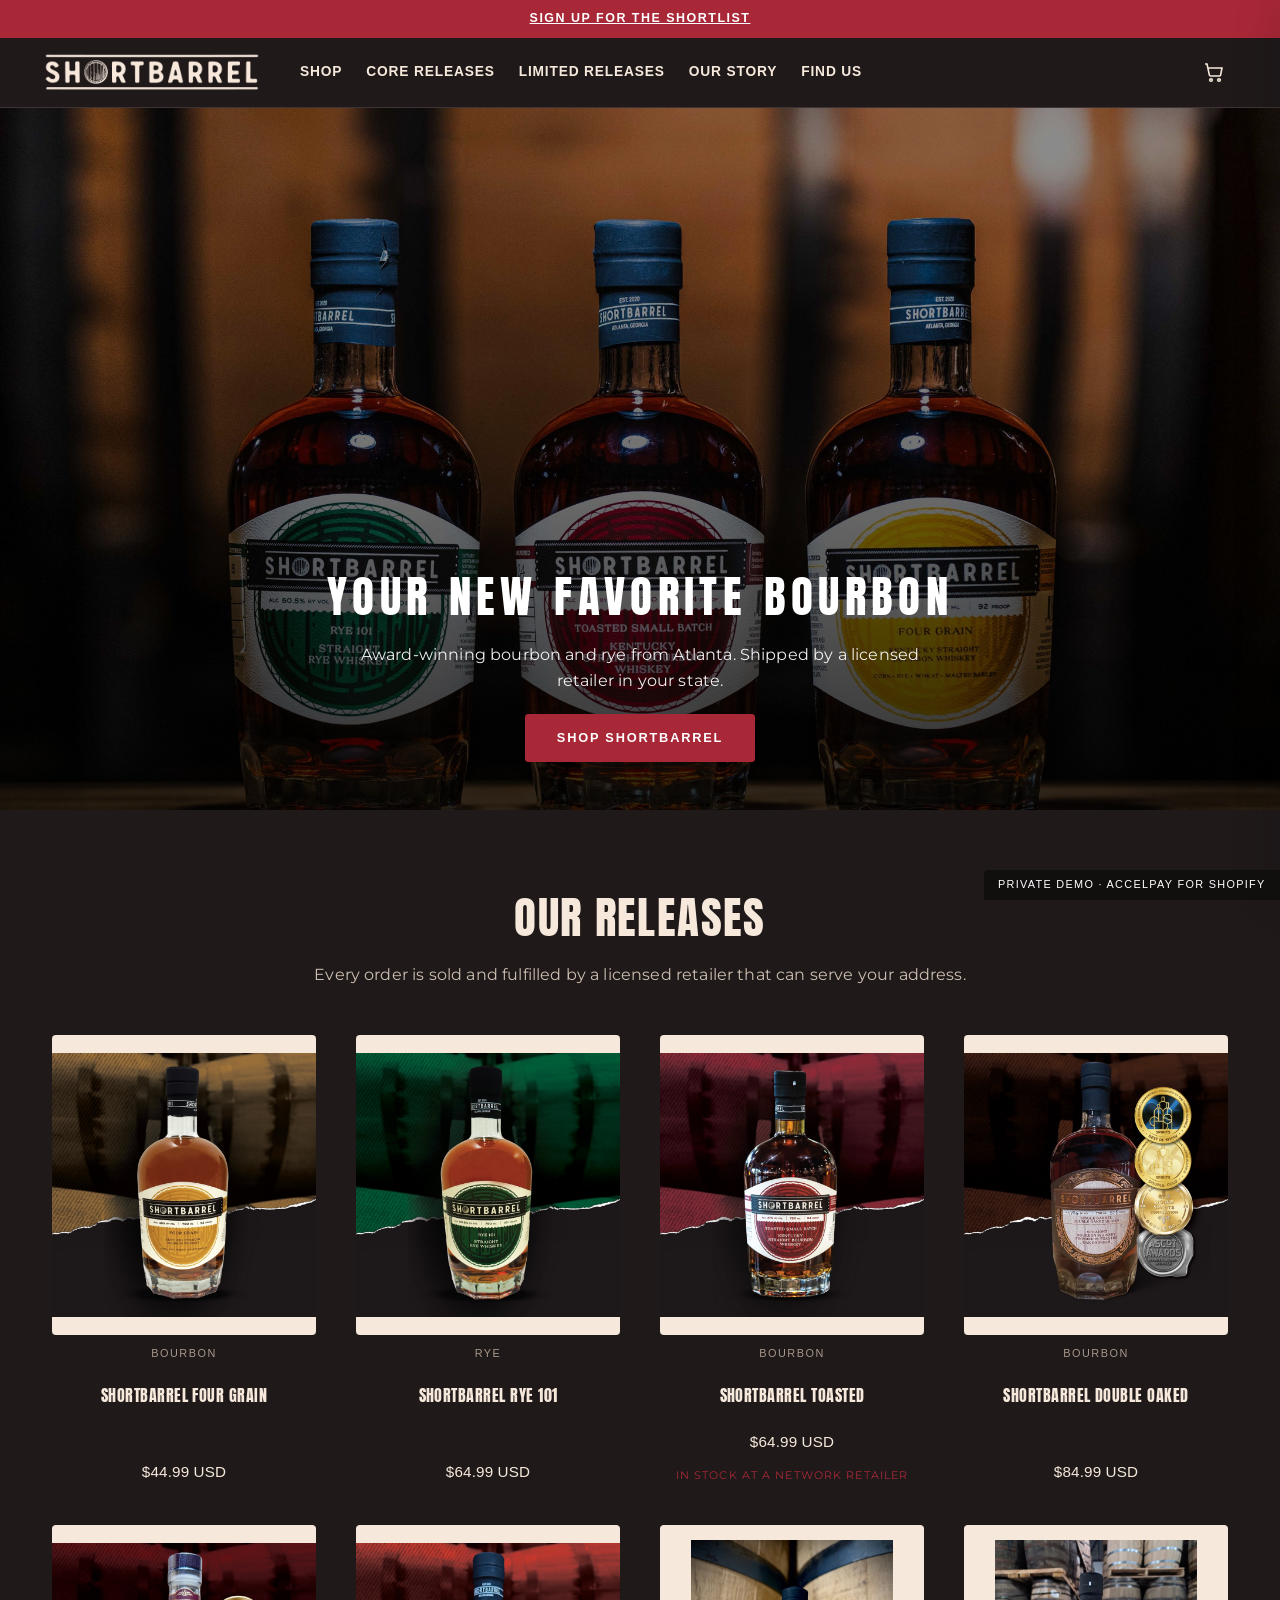
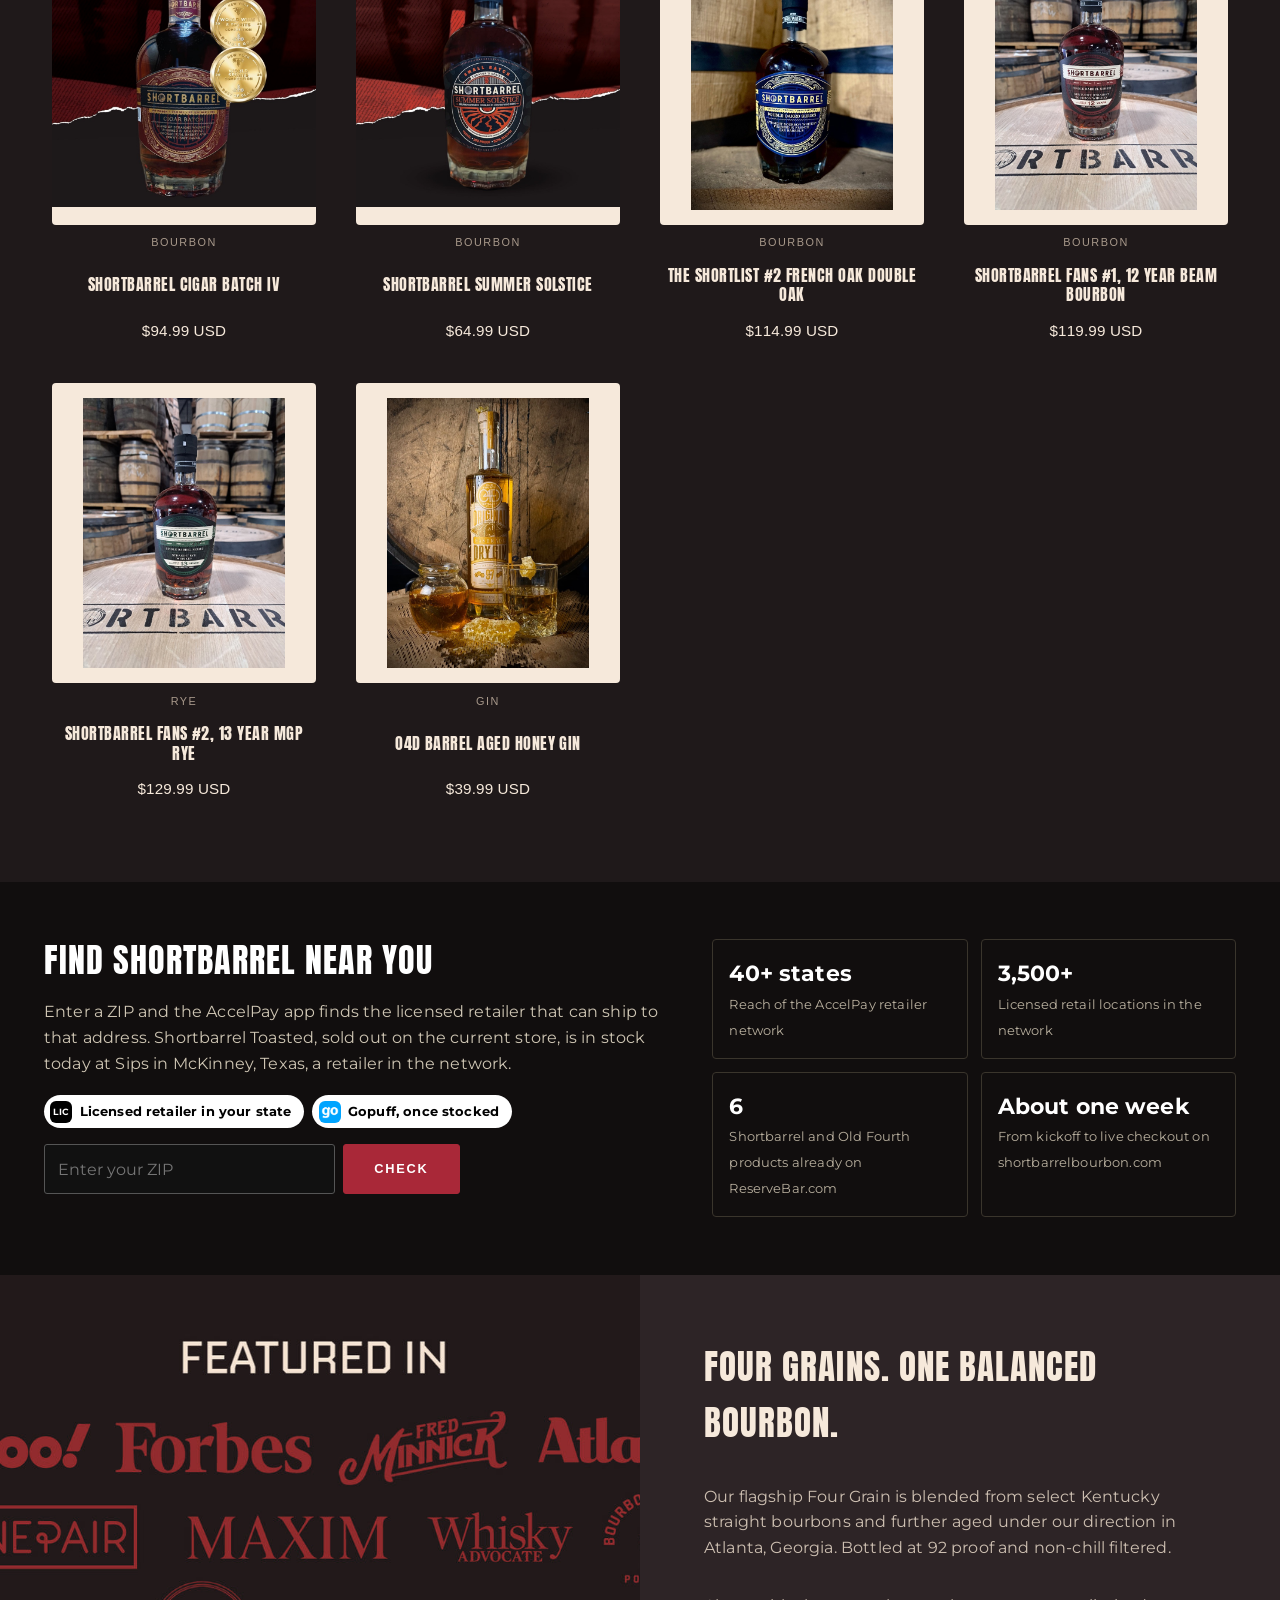
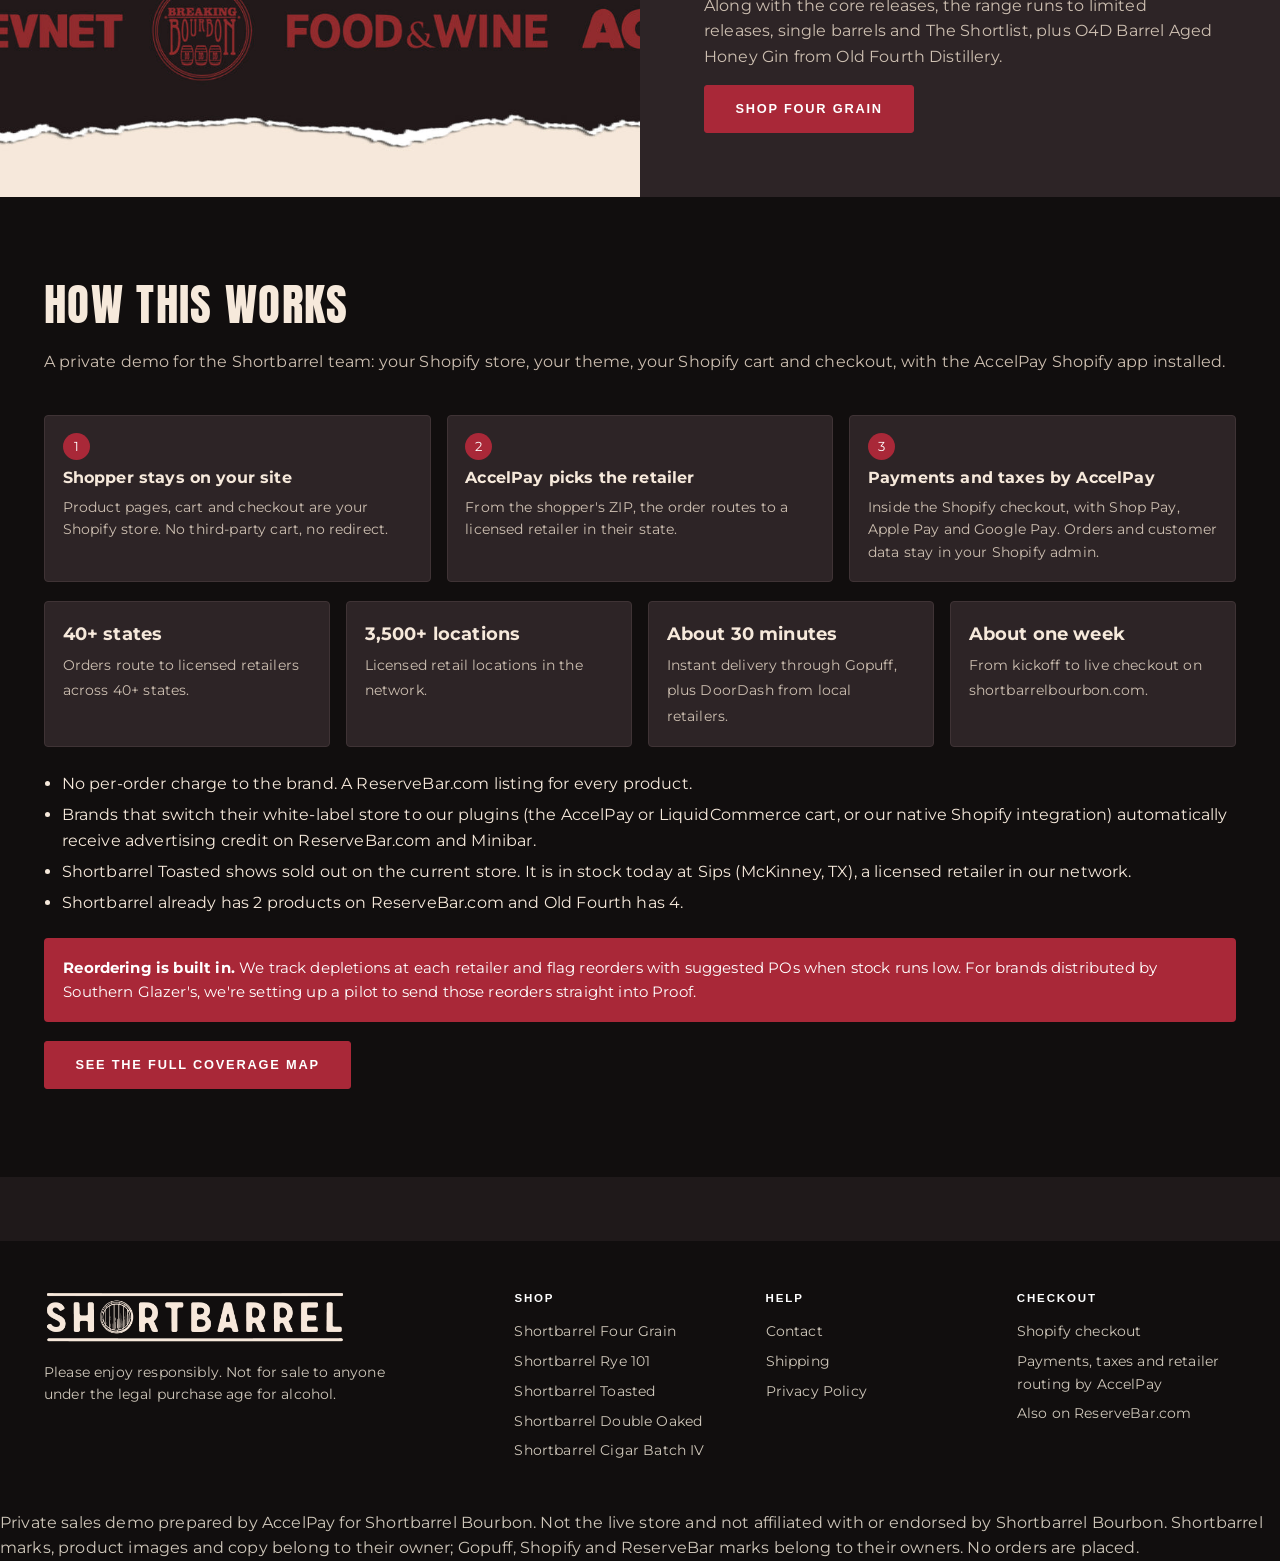
<file: index.html>
<!doctype html>
<html lang="en">
<head>
<meta charset="utf-8">
<meta name="viewport" content="width=device-width,initial-scale=1">
<title>Shortbarrel Bourbon | Award-Winning Bourbon &amp; Rye</title>
<meta name="robots" content="noindex,nofollow">
<link rel="icon" href="assets/logo.png">
<link rel="preconnect" href="https://fonts.googleapis.com">
<link rel="preconnect" href="https://fonts.gstatic.com" crossorigin>
<link rel="stylesheet" href="https://fonts.googleapis.com/css2?family=Anton&family=Montserrat:wght@400;500;600;700&display=swap">
<link rel="stylesheet" href="styles.css?v=1">
</head>
<body class="store">
<div class="announce"><a href="index.html#shop">SIGN UP FOR THE SHORTLIST</a></div>
<header>
  <div class="hdr">
    <a href="index.html"><img class="logo" src="assets/logo.png" alt="Shortbarrel"></a>
    <button class="burger" id="burger" aria-label="Menu">&#9776;</button>
    <nav class="main">
      <a href="index.html#shop">Shop</a>
      <a href="index.html#shop">Core Releases</a>
      <a href="index.html#shop">Limited Releases</a>
      <a href="index.html#story">Our Story</a>
      <a href="index.html#delivery">Find Us</a>
    </nav>
    <div class="hdr-actions">
      <a class="icon-cart" href="#" data-cart-toggle aria-label="Cart">
        <svg viewBox="0 0 24 24" width="24" height="24" fill="none" stroke="currentColor" stroke-width="1.6"><path d="M3 4h2l2.4 11.2a1 1 0 0 0 1 .8h9.2a1 1 0 0 0 1-.8L20 8H6.2"/><circle cx="9" cy="20" r="1.3"/><circle cx="17" cy="20" r="1.3"/></svg>
        <span class="bubble" data-cart-count hidden>0</span>
      </a>
    </div>
  </div>
</header>
<section class="vhero">
  <img class="poster" src="assets/hero.jpg" alt="Shortbarrel Rye 101, Toasted and Four Grain">
  <div class="copy">
    <h1>Your New Favorite Bourbon</h1>
    <p>Award-winning bourbon and rye from Atlanta. Shipped by a licensed retailer in your state.</p>
    <a class="btn" href="#shop">Shop Shortbarrel</a>
  </div>
</section>
<section class="band" id="shop">
  <div class="section-head"><h2>Our Releases</h2><p>Every order is sold and fulfilled by a licensed retailer that can serve your address.</p></div>
  <div class="grid" id="grid"></div>
</section>
<section class="dband" id="delivery">
  <div class="in">
    <div>
      <h2>Find Shortbarrel near you</h2>
      <p>Enter a ZIP and the AccelPay app finds the licensed retailer that can ship to that address. Shortbarrel Toasted, sold out on the current store, is in stock today at Sips in McKinney, Texas, a retailer in the network.</p>
      <div class="chips">
        <span class="chip"><span class="lic" style="width:22px;height:22px;border-radius:6px">LIC</span>Licensed retailer in your state</span>
        <span class="chip"><img src="assets/gopuff-icon.png" alt="">Gopuff, once stocked</span>
      </div>
      <div class="zipcheck">
        <input id="zip-home" inputmode="numeric" placeholder="Enter your ZIP" aria-label="ZIP code">
        <button class="btn" id="zip-home-go">Check</button>
      </div>
      <div class="zipres" id="zip-home-res"></div>
    </div>
    <div class="facts">
      <div><b>40+ states</b><span>Reach of the AccelPay retailer network</span></div>
      <div><b>3,500+</b><span>Licensed retail locations in the network</span></div>
      <div><b>6</b><span>Shortbarrel and Old Fourth products already on ReserveBar.com</span></div>
      <div><b>About one week</b><span>From kickoff to live checkout on shortbarrelbourbon.com</span></div>
    </div>
  </div>
</section>

<section class="split" id="story">
  <img src="assets/story.jpg" alt="Shortbarrel Bourbon">
  <div class="txt">
    <h2>Four Grains. One Balanced Bourbon.</h2>
    <p>Our flagship Four Grain is blended from select Kentucky straight bourbons and further aged under our direction in Atlanta, Georgia. Bottled at 92 proof and non-chill filtered.</p>
    <p>Along with the core releases, the range runs to limited releases, single barrels and The Shortlist, plus O4D Barrel Aged Honey Gin from Old Fourth Distillery.</p>
    <div><a class="btn" href="product.html?p=fourgrain">Shop Four Grain</a></div>
  </div>
</section>

<section class="how" id="how">
  <div class="band">
    <div class="section-head" style="text-align:left"><h2>How this works</h2>
      <p>A private demo for the Shortbarrel team: your Shopify store, your theme, your Shopify cart and checkout, with the AccelPay Shopify app installed.</p></div>
    <div class="steps">
      <div><span class="n">1</span><b>Shopper stays on your site</b><span>Product pages, cart and checkout are your Shopify store. No third-party cart, no redirect.</span></div>
      <div><span class="n">2</span><b>AccelPay picks the retailer</b><span>From the shopper's ZIP, the order routes to a licensed retailer in their state.</span></div>
      <div><span class="n">3</span><b>Payments and taxes by AccelPay</b><span>Inside the Shopify checkout, with Shop Pay, Apple Pay and Google Pay. Orders and customer data stay in your Shopify admin.</span></div>
    </div>
    <div class="grid4">
      <div><b>40+ states</b><span>Orders route to licensed retailers across 40+ states.</span></div>
      <div><b>3,500+ locations</b><span>Licensed retail locations in the network.</span></div>
      <div><b>About 30 minutes</b><span>Instant delivery through Gopuff, plus DoorDash from local retailers.</span></div>
      <div><b>About one week</b><span>From kickoff to live checkout on shortbarrelbourbon.com.</span></div>
    </div>
    <ul>
      <li>No per-order charge to the brand. A ReserveBar.com listing for every product.</li>
      <li>Brands that switch their white-label store to our plugins (the AccelPay or LiquidCommerce cart, or our native Shopify integration) automatically receive advertising credit on ReserveBar.com and Minibar.</li>
      <li>Shortbarrel Toasted shows sold out on the current store. It is in stock today at Sips (McKinney, TX), a licensed retailer in our network.</li>
      <li>Shortbarrel already has 2 products on ReserveBar.com and Old Fourth has 4.</li>
    </ul>
    <div class="reorder"><b>Reordering is built in.</b> We track depletions at each retailer and flag reorders with suggested POs when stock runs low. For brands distributed by Southern Glazer's, we're setting up a pilot to send those reorders straight into Proof.</div>
    <p style="margin-top:1.2rem"><a class="btn ghost" href="https://noshiftsherlock.github.io/shortbarrel-coverage/" target="_blank" rel="noopener">See the full coverage map</a></p>
  </div>
</section>
<footer class="site">
  <div class="ft">
    <div>
      <img src="assets/logo.png" alt="Shortbarrel" style="height:56px;width:auto">
      <p style="font-size:.86rem;margin-top:1rem;max-width:24rem">Please enjoy responsibly. Not for sale to anyone under the legal purchase age for alcohol.</p>
    </div>
    <div><h4>Shop</h4><ul>
      <li><a href="product.html?p=fourgrain">Shortbarrel Four Grain</a></li>
      <li><a href="product.html?p=rye101">Shortbarrel Rye 101</a></li>
      <li><a href="product.html?p=toasted">Shortbarrel Toasted</a></li>
      <li><a href="product.html?p=doubleoak">Shortbarrel Double Oaked</a></li>
      <li><a href="product.html?p=cigar4">Shortbarrel Cigar Batch IV</a></li></ul></div>
    <div><h4>Help</h4><ul>
      <li><a href="#">Contact</a></li>
      <li><a href="#">Shipping</a></li>
      <li><a href="#">Privacy Policy</a></li></ul></div>
    <div><h4>Checkout</h4><ul>
      <li>Shopify checkout</li>
      <li>Payments, taxes and retailer routing by AccelPay</li>
      <li><a href="https://www.reservebar.com/search?q=shortbarrel" target="_blank" rel="noopener">Also on ReserveBar.com</a></li></ul></div>
  </div>
  <div class="legal-row">
    Private sales demo prepared by AccelPay for Shortbarrel Bourbon. Not the live store and not affiliated with or endorsed by Shortbarrel Bourbon.
    Shortbarrel marks, product images and copy belong to their owner; Gopuff, Shopify and ReserveBar marks belong to their owners. No orders are placed.
  </div>
</footer>
<div class="scrim" id="scrim"></div>
<aside class="drawer" id="drawer" aria-label="Shopping cart">
  <header>
    <h2>Your cart</h2>
    <button class="x" id="drawer-close" aria-label="Close cart">&times;</button>
  </header>
  <div class="items" id="drawer-items"></div>
  <div class="foot" id="drawer-foot"></div>
</aside>
<div class="ribbon">Private demo &middot; AccelPay for Shopify</div>
<script src="data.js?v=1"></script>
<script src="app.js?v=1"></script>
<script>
(function () {
  var S = window.DemoApp, c = S.catalog, order = ["fourgrain", "rye101", "toasted", "doubleoak", "cigar4", "solstice", "shortlist2", "fans1", "fans2", "honeygin"];
  function card(id) {
    var p = c[id], low = S.lowestPrice(id);
    var price = p.sitePrice ? '$' + (p.sitePrice / 100).toFixed(2) : (low ? 'From $' + (low / 100).toFixed(2) : '');
    return '<a class="card" href="product.html?p=' + id + '"><div class="shot"><img src="' + p.image + '" alt="' + p.name + '" loading="lazy"></div>' +
      '<span class="varietal">' + p.type + '</span><h3>' + p.name + '</h3><span class="price">' + price + ' USD</span>' +
      (p.soldOutOnSite && S.inNetwork(id) ? '<span class="tag">In stock at a network retailer</span>' : '') + '</a>';
  }
  document.getElementById('grid').innerHTML = order.map(card).join('');
  var gz = new Set(window.DEMO_DATA.GOPUFF_ZIPS), NS = new Set(window.DEMO_DATA.NO_SHIP);
  function check() {
    var v = (document.getElementById('zip-home').value.match(/\d{5}/) || [])[0], out = document.getElementById('zip-home-res');
    if (!v) { out.textContent = 'Enter a 5-digit ZIP, for example 77006.'; return; }
    S.setZip(v);
    var st = S.st(), n = window.DEMO_DATA.STATE_COUNTS[st] || 0, sn = S.stateNames[st] || st;
    var ship = NS.has(st) ? 'We cannot ship spirits to ' + sn + ' today.'
      : (n ? n + ' licensed retailer' + (n === 1 ? '' : 's') + ' in ' + sn + ' ' + (n === 1 ? 'has' : 'have') + ' Shortbarrel in stock and can ship it.'
           : 'Orders ship from a licensed retailer in ' + sn + ', connected at launch.');
    out.innerHTML = gz.has(v) ? 'Good news: Gopuff delivers Shortbarrel to ' + v + ' in about 30 minutes. ' + ship : ship;
  }
  document.getElementById('zip-home-go').addEventListener('click', check);
  document.getElementById('zip-home').addEventListener('keydown', function (e) { if (e.key === 'Enter') check(); });
})();
</script>
</body>
</html>
</file>
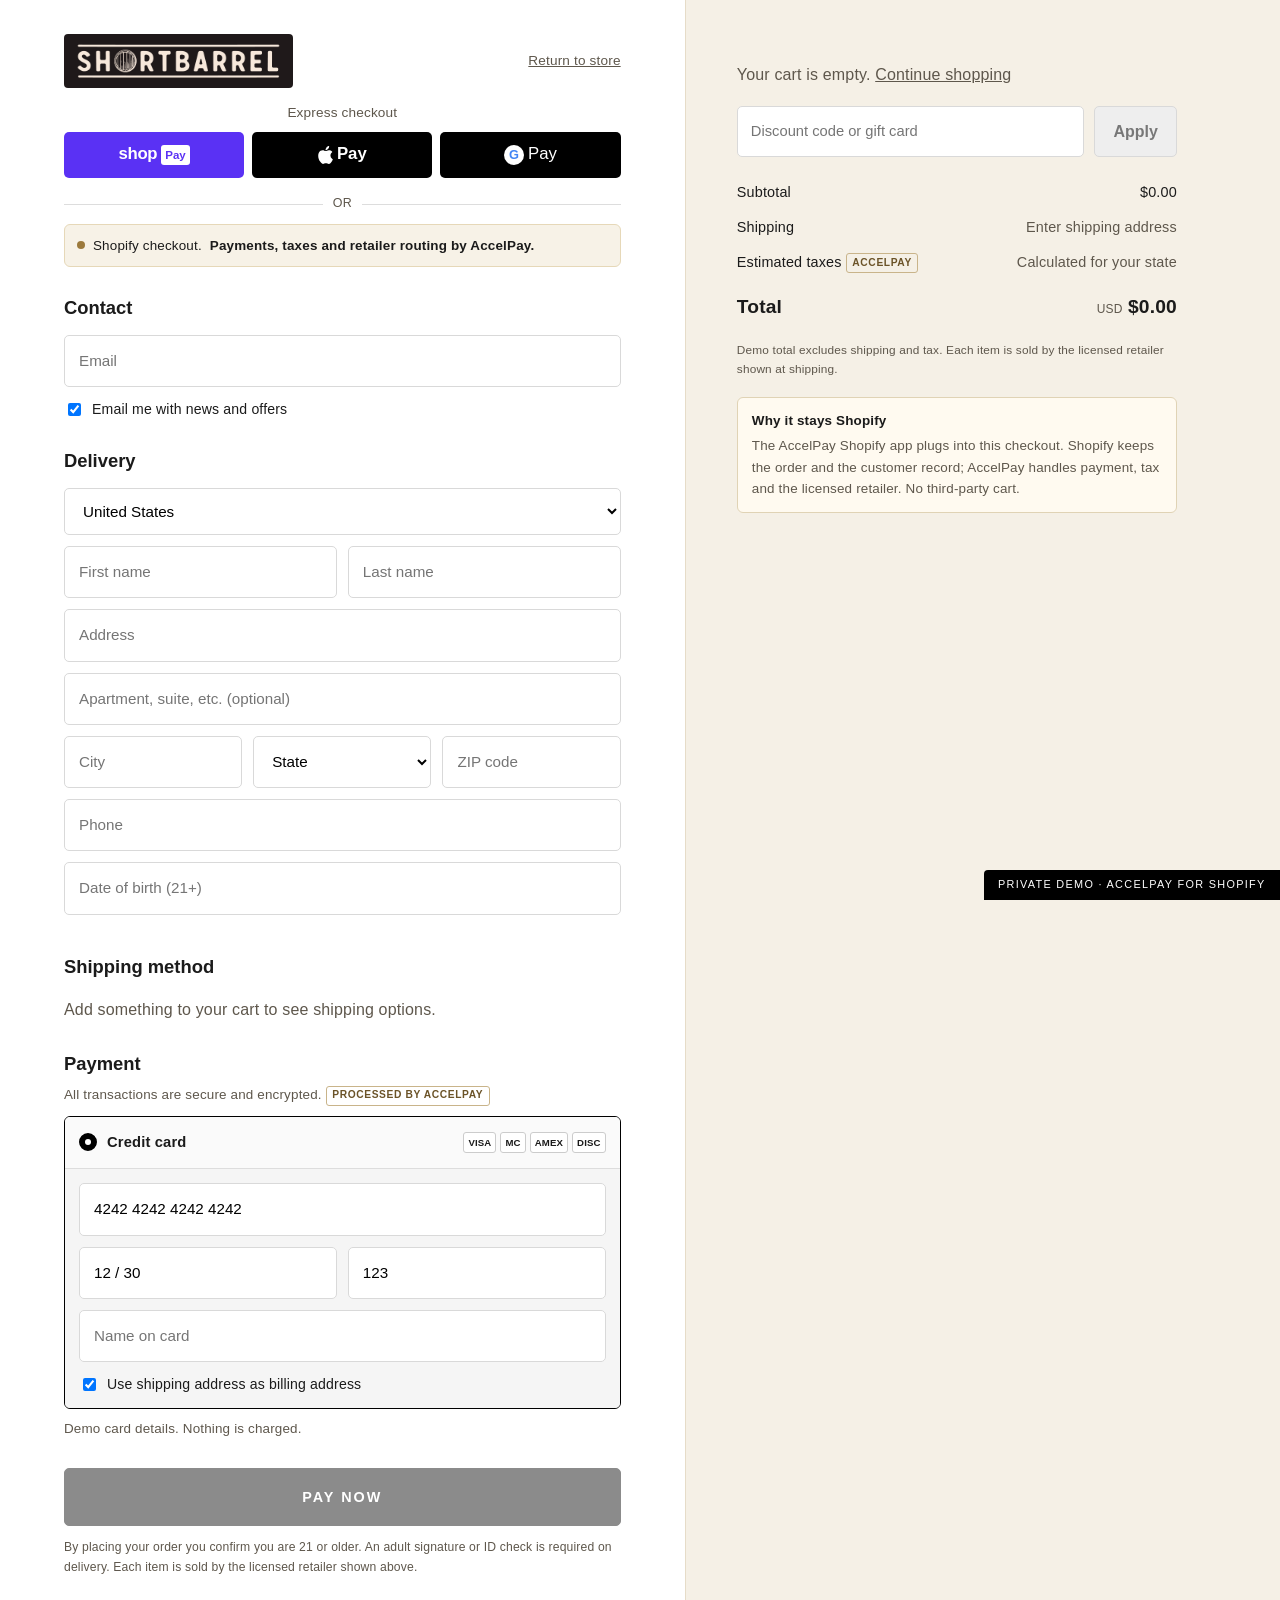
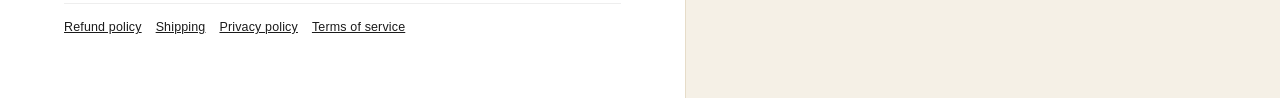
<file: checkout.html>
<!doctype html>
<html lang="en">
<head>
<meta charset="utf-8">
<meta name="viewport" content="width=device-width,initial-scale=1">
<title>Checkout | Shortbarrel</title>
<meta name="robots" content="noindex,nofollow">
<link rel="icon" href="assets/logo.png">
<link rel="preconnect" href="https://fonts.googleapis.com">
<link rel="preconnect" href="https://fonts.gstatic.com" crossorigin>
<link rel="stylesheet" href="https://fonts.googleapis.com/css2?family=Anton&family=Montserrat:wght@400;500;600;700&display=swap">
<link rel="stylesheet" href="styles.css?v=1">
</head>
<body class="checkout-page">

<div id="confirmed" hidden>
  <div class="thanks">
    <img src="assets/logo.png" alt="Shortbarrel" style="height:64px;margin:0 auto 1rem">
    <h1>Thank you</h1>
    <p style="color:var(--gray)">In the live store this is the Shopify order status page. In this demo nothing is charged and no order is sent.</p>
    <p class="num" id="order-num"></p>
    <p style="color:var(--gray);font-size:.9rem" id="order-total"></p>
    <a class="btn" href="index.html" style="margin-top:1.5rem">Continue shopping</a>
  </div>
</div>

<div id="checkout-view" class="checkout">
  <form class="co-left" id="co-form">
    <div class="inner">
      <div class="co-topbar"><a href="index.html"><img src="assets/logo.png" alt="Shortbarrel" style="height:54px"></a>
        <a class="co-bag" href="index.html" aria-label="Back to store">Return to store</a></div>

      <div class="xp"><p class="xp-h">Express checkout</p>
        <div class="xp-row">
          <button type="button" class="xpb shoppay" data-express aria-label="Shop Pay"><span class="sp-shop">shop</span><span class="sp-pay">Pay</span></button>
          <button type="button" class="xpb applepay" data-express aria-label="Apple Pay"><svg viewBox="0 0 17 20" width="15" height="18" fill="#fff" aria-hidden="true"><path d="M14.1 10.6c0-2.6 2.1-3.8 2.2-3.9-1.2-1.8-3.1-2-3.7-2-1.6-.2-3.1.9-3.9.9-.8 0-2-.9-3.4-.9-1.7 0-3.3 1-4.2 2.6-1.8 3.1-.5 7.7 1.3 10.2.9 1.2 1.9 2.6 3.2 2.6 1.3-.1 1.8-.8 3.3-.8s2 .8 3.4.8c1.4 0 2.3-1.3 3.1-2.5 1-1.4 1.4-2.8 1.4-2.9-.1 0-2.7-1-2.7-4.1zM11.6 3c.7-.9 1.2-2 1-3.2-1 0-2.3.7-3 1.6-.7.8-1.2 2-1.1 3.1 1.2.1 2.3-.6 3.1-1.5z"/></svg><span>Pay</span></button>
          <button type="button" class="xpb gpay" data-express aria-label="Google Pay"><span class="g"><b style="color:#4285f4">G</b></span><span>Pay</span></button>
        </div>
        <div class="xp-or"><span>OR</span></div>
      </div>
      <div class="co-callout"><span class="dot"></span> Shopify checkout. <b>Payments, taxes and retailer routing by AccelPay.</b></div>

      <h2 class="co-h">Contact</h2>
      <input class="co-field" type="email" name="email" placeholder="Email" required>
      <label class="co-chk"><input type="checkbox" checked> Email me with news and offers</label>

      <h2 class="co-h">Delivery</h2>
      <select class="co-field" name="country"><option>United States</option></select>
      <div class="co-row"><input class="co-field" name="first" placeholder="First name" required><input class="co-field" name="last" placeholder="Last name" required></div>
      <input class="co-field" name="address" placeholder="Address" required>
      <input class="co-field" name="apt" placeholder="Apartment, suite, etc. (optional)">
      <div class="co-row3"><input class="co-field" name="city" placeholder="City" required>
        <select class="co-field" name="state" required><option value="">State</option><option>AL</option><option>AK</option><option>AZ</option><option>AR</option><option>CA</option><option>CO</option><option>CT</option><option>DC</option><option>DE</option><option>FL</option><option>GA</option><option>HI</option><option>ID</option><option>IL</option><option>IN</option><option>IA</option><option>KS</option><option>KY</option><option>LA</option><option>ME</option><option>MD</option><option>MA</option><option>MI</option><option>MN</option><option>MS</option><option>MO</option><option>MT</option><option>NE</option><option>NV</option><option>NH</option><option>NJ</option><option>NM</option><option>NY</option><option>NC</option><option>ND</option><option>OH</option><option>OK</option><option>OR</option><option>PA</option><option>RI</option><option>SC</option><option>SD</option><option>TN</option><option>TX</option><option>UT</option><option>VT</option><option>VA</option><option>WA</option><option>WV</option><option>WI</option><option>WY</option></select>
        <input class="co-field" name="zip" placeholder="ZIP code" inputmode="numeric" required></div>
      <input class="co-field" name="phone" placeholder="Phone">
      <input class="co-field" name="dob" placeholder="Date of birth (21+)" onfocus="this.type='date'" required>

      <h2 class="co-h">Shipping method</h2>
      <div id="ship-methods"></div>

      <h2 class="co-h">Payment</h2>
      <p class="co-sub">All transactions are secure and encrypted. <span class="ap-tag">Processed by AccelPay</span></p>
      <div class="pay-box">
        <div class="pay-head"><span class="radio on"></span><b>Credit card</b><span class="cards"><i>VISA</i><i>MC</i><i>AMEX</i><i>DISC</i></span></div>
        <div class="pay-body">
          <input class="co-field" placeholder="Card number" value="4242 4242 4242 4242">
          <div class="co-row"><input class="co-field" placeholder="Expiration date (MM / YY)" value="12 / 30"><input class="co-field" placeholder="Security code" value="123"></div>
          <input class="co-field" placeholder="Name on card">
          <label class="co-chk"><input type="checkbox" checked> Use shipping address as billing address</label>
        </div>
      </div>
      <p class="co-sub" style="margin-top:.6rem">Demo card details. Nothing is charged.</p>

      <button class="btn block co-pay" id="pay-now" type="submit">Pay now</button>
      <p class="co-legal">By placing your order you confirm you are 21 or older. An adult signature or ID check is required on delivery. Each item is sold by the licensed retailer shown above.</p>
      <div class="co-links"><a href="#">Refund policy</a><a href="#">Shipping</a><a href="#">Privacy policy</a><a href="#">Terms of service</a></div>
    </div>
  </form>
  <aside class="co-right"><div class="inner" id="co-summary"></div>
    <div class="inner"><div class="co-why">
      <b>Why it stays Shopify</b>
      <span>The AccelPay Shopify app plugs into this checkout. Shopify keeps the order and the customer record; AccelPay handles payment, tax and the licensed retailer. No third-party cart.</span>
    </div></div>
  </aside>
</div>
<div class="ribbon">Private demo &middot; AccelPay for Shopify</div>
<script src="data.js?v=1"></script>
<script src="app.js?v=1"></script>
<script>
(function () {
  if (!new URLSearchParams(location.search).get('confirmed')) return;
  var raw = null; try { raw = JSON.parse(sessionStorage.getItem(window.DemoApp.orderKey)); } catch (e) {}
  document.getElementById('checkout-view').hidden = true;
  document.getElementById('confirmed').hidden = false;
  if (raw) {
    document.getElementById('order-num').textContent = 'Demo order ' + raw.n;
    document.getElementById('order-total').textContent = 'Items $' + (raw.total / 100).toFixed(2) + ' · routed to ' + raw.retailers.join(' and ');
  }
})();
</script>
</body>
</html>
</file>
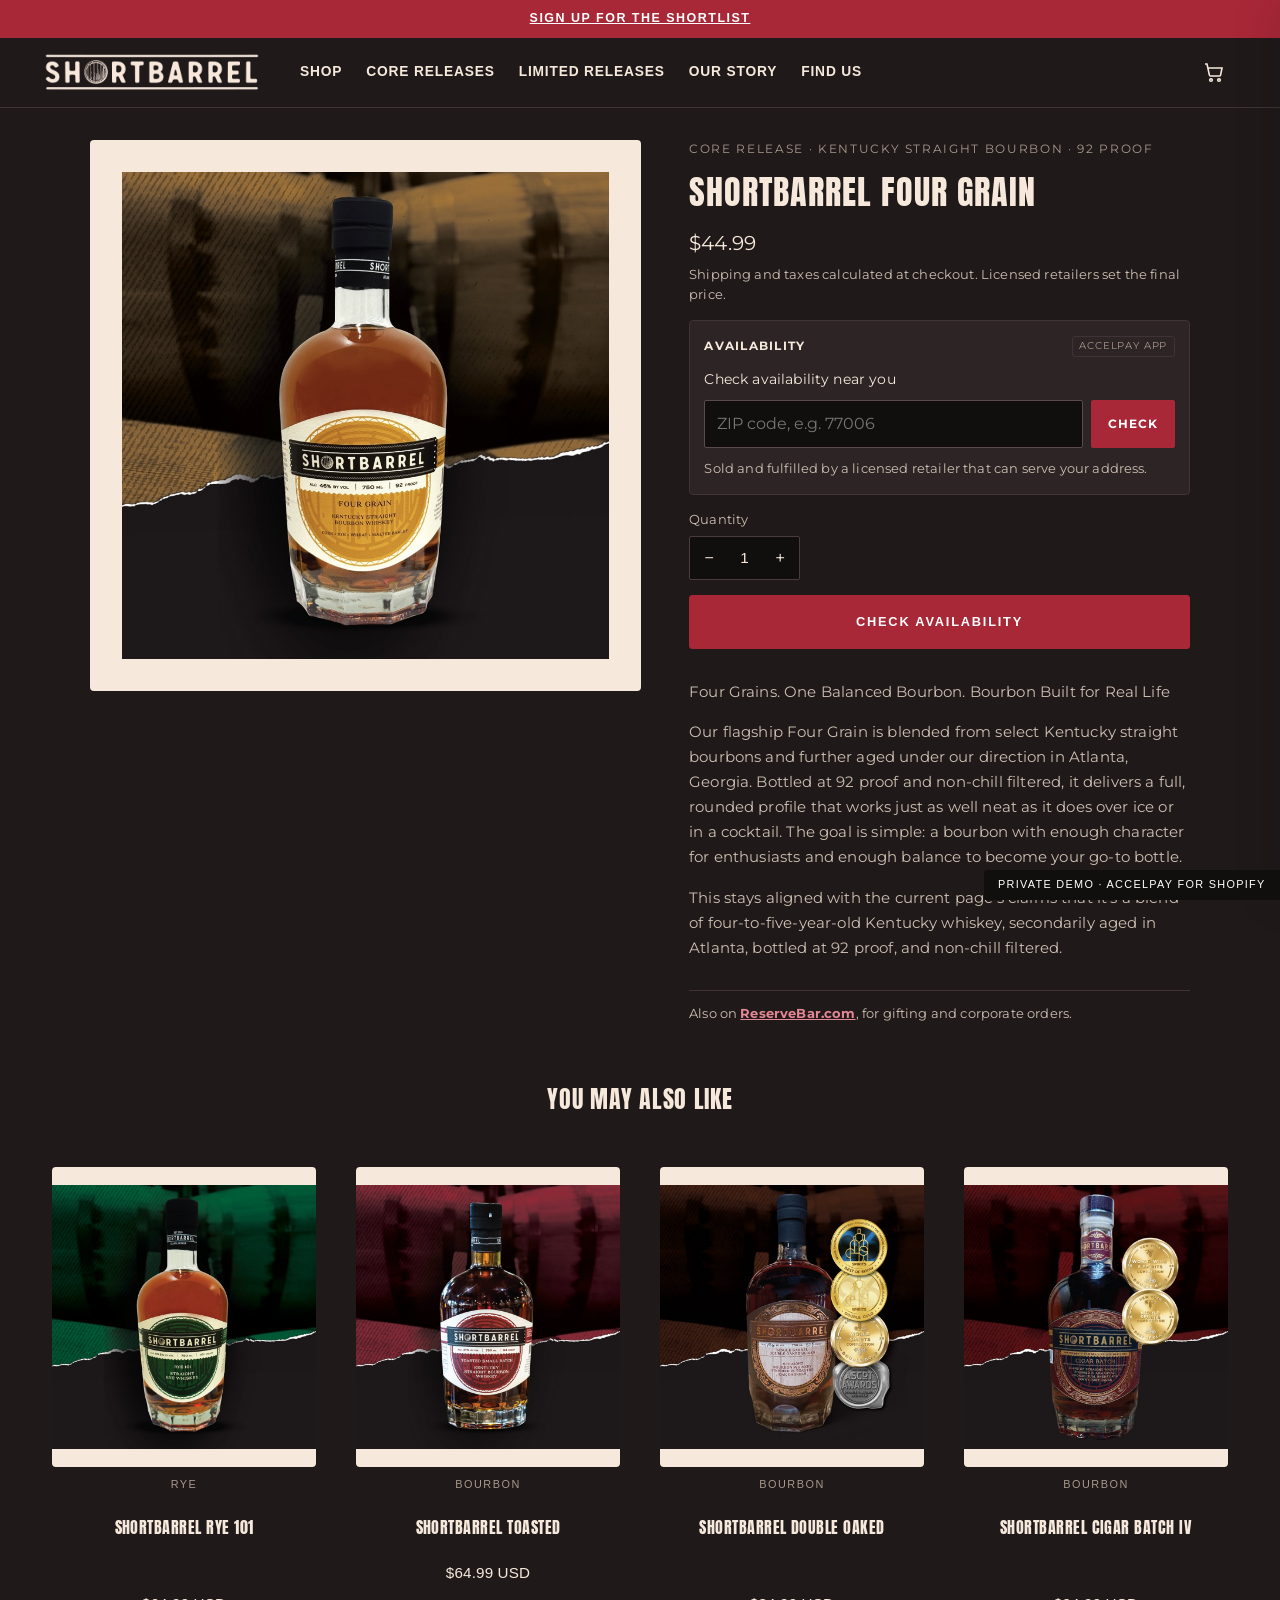
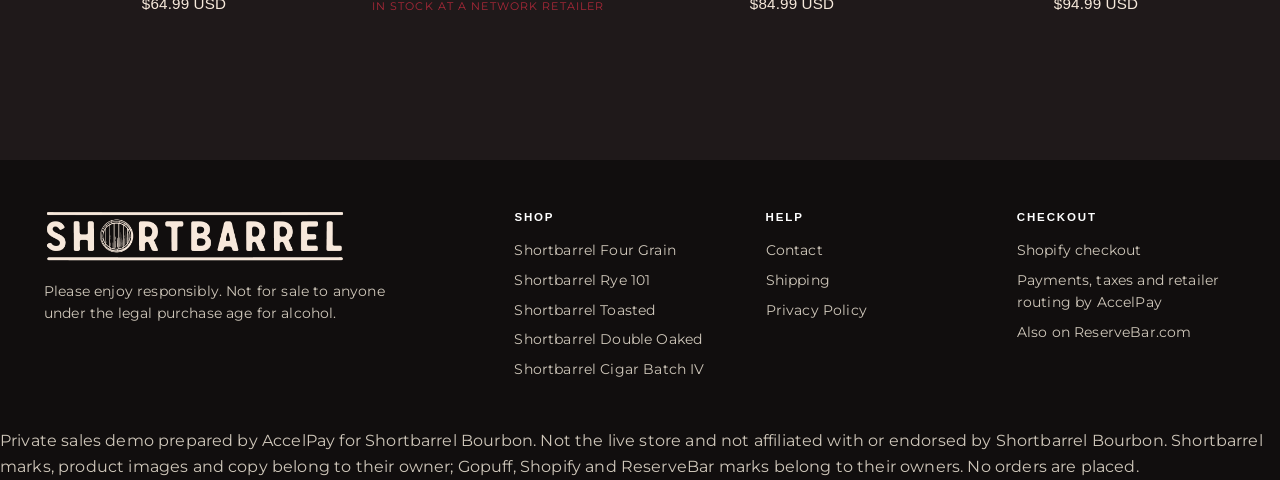
<file: product.html>
<!doctype html>
<html lang="en">
<head>
<meta charset="utf-8">
<meta name="viewport" content="width=device-width,initial-scale=1">
<title>Shortbarrel</title>
<meta name="robots" content="noindex,nofollow">
<link rel="icon" href="assets/logo.png">
<link rel="preconnect" href="https://fonts.googleapis.com">
<link rel="preconnect" href="https://fonts.gstatic.com" crossorigin>
<link rel="stylesheet" href="https://fonts.googleapis.com/css2?family=Anton&family=Montserrat:wght@400;500;600;700&display=swap">
<link rel="stylesheet" href="styles.css?v=1">
</head>
<body class="store">
<div class="announce"><a href="index.html#shop">SIGN UP FOR THE SHORTLIST</a></div>
<header>
  <div class="hdr">
    <a href="index.html"><img class="logo" src="assets/logo.png" alt="Shortbarrel"></a>
    <button class="burger" id="burger" aria-label="Menu">&#9776;</button>
    <nav class="main">
      <a href="index.html#shop">Shop</a>
      <a href="index.html#shop">Core Releases</a>
      <a href="index.html#shop">Limited Releases</a>
      <a href="index.html#story">Our Story</a>
      <a href="index.html#delivery">Find Us</a>
    </nav>
    <div class="hdr-actions">
      <a class="icon-cart" href="#" data-cart-toggle aria-label="Cart">
        <svg viewBox="0 0 24 24" width="24" height="24" fill="none" stroke="currentColor" stroke-width="1.6"><path d="M3 4h2l2.4 11.2a1 1 0 0 0 1 .8h9.2a1 1 0 0 0 1-.8L20 8H6.2"/><circle cx="9" cy="20" r="1.3"/><circle cx="17" cy="20" r="1.3"/></svg>
        <span class="bubble" data-cart-count hidden>0</span>
      </a>
    </div>
  </div>
</header>
<main class="band" style="padding-top:2rem">
  <div class="pdp">
    <div class="pdp-media"><img id="pdp-img" src="assets/prod-fourgrain.jpg" alt=""></div>
    <div id="product-form" class="pdp-info" data-product="fourgrain"></div>
  </div>
  <section style="margin-top:3.5rem">
    <div class="section-head"><h2 style="font-size:1.5rem">You may also like</h2></div>
    <div class="grid" id="more-grid"></div>
  </section>
</main>
<footer class="site">
  <div class="ft">
    <div>
      <img src="assets/logo.png" alt="Shortbarrel" style="height:56px;width:auto">
      <p style="font-size:.86rem;margin-top:1rem;max-width:24rem">Please enjoy responsibly. Not for sale to anyone under the legal purchase age for alcohol.</p>
    </div>
    <div><h4>Shop</h4><ul>
      <li><a href="product.html?p=fourgrain">Shortbarrel Four Grain</a></li>
      <li><a href="product.html?p=rye101">Shortbarrel Rye 101</a></li>
      <li><a href="product.html?p=toasted">Shortbarrel Toasted</a></li>
      <li><a href="product.html?p=doubleoak">Shortbarrel Double Oaked</a></li>
      <li><a href="product.html?p=cigar4">Shortbarrel Cigar Batch IV</a></li></ul></div>
    <div><h4>Help</h4><ul>
      <li><a href="#">Contact</a></li>
      <li><a href="#">Shipping</a></li>
      <li><a href="#">Privacy Policy</a></li></ul></div>
    <div><h4>Checkout</h4><ul>
      <li>Shopify checkout</li>
      <li>Payments, taxes and retailer routing by AccelPay</li>
      <li><a href="https://www.reservebar.com/search?q=shortbarrel" target="_blank" rel="noopener">Also on ReserveBar.com</a></li></ul></div>
  </div>
  <div class="legal-row">
    Private sales demo prepared by AccelPay for Shortbarrel Bourbon. Not the live store and not affiliated with or endorsed by Shortbarrel Bourbon.
    Shortbarrel marks, product images and copy belong to their owner; Gopuff, Shopify and ReserveBar marks belong to their owners. No orders are placed.
  </div>
</footer>
<div class="scrim" id="scrim"></div>
<aside class="drawer" id="drawer" aria-label="Shopping cart">
  <header>
    <h2>Your cart</h2>
    <button class="x" id="drawer-close" aria-label="Close cart">&times;</button>
  </header>
  <div class="items" id="drawer-items"></div>
  <div class="foot" id="drawer-foot"></div>
</aside>
<div class="ribbon">Private demo &middot; AccelPay for Shopify</div>
<script>
// ?p= picks the product (a Shopify product handle in the real store).
(function () {
  var p = new URLSearchParams(location.search).get('p') || 'fourgrain';
  document.getElementById('product-form').setAttribute('data-product', p);
})();
</script>
<script src="data.js?v=1"></script>
<script src="app.js?v=1"></script>
<script>
(function () {
  var S = window.DemoApp, c = S.catalog, cur = document.getElementById('product-form').getAttribute('data-product');
  function card(id) {
    var p = c[id], low = S.lowestPrice(id);
    var price = p.sitePrice ? '$' + (p.sitePrice / 100).toFixed(2) : (low ? 'From $' + (low / 100).toFixed(2) : '');
    return '<a class="card" href="product.html?p=' + id + '"><div class="shot"><img src="' + p.image + '" alt="' + p.name + '" loading="lazy"></div>' +
      '<span class="varietal">' + p.type + '</span><h3>' + p.name + '</h3><span class="price">' + price + ' USD</span>' +
      (p.soldOutOnSite && S.inNetwork(id) ? '<span class="tag">In stock at a network retailer</span>' : '') + '</a>';
  }
  if (c[cur]) { var im = document.getElementById('pdp-img'); im.src = c[cur].image; im.alt = c[cur].name; document.title = c[cur].name + ' | Shortbarrel'; }
  document.getElementById('more-grid').innerHTML = ["fourgrain", "rye101", "toasted", "doubleoak", "cigar4", "solstice", "shortlist2", "fans1", "fans2", "honeygin"].filter(function (id) { return id !== cur; }).slice(0, 4).map(card).join('');
})();
</script>
</body>
</html>
</file>
<file: styles.css>
/* Shortbarrel x AccelPay demo (base from sassenach-accelpay-demo). Base copied from kendall-jackson-lc-demo
   (the .lce-* stand-in components), re-skinned to sassenachspirits.com:
   cream #FBF5E9 page, black type and buttons, uppercase spaced headings.

   IMPORTANT: the .lce-* classes below deliberately mimic what the real Elements
   SDK renders (product element, cart drawer, checkout). When the Elements key is
   provisioned and the SDK takes over, it renders its own components inside a
   closed shadow root and these styles stop applying to them. Keep the
   customTheme JSON in elements-config.js in sync with these values so the
   switchover is visually boring. */

:root {
  --black:      #1a1512;
  --ink:        #2b2624;
  --white:      #ffffff;
  --offwhite:   #ede9e1;   /* kj.com cream, product panel bg */
  --paper:      #f7f5f0;
  --line:       #e2ddd2;
  --line-dark:  #3a332d;
  --gray:       #6b6259;
  --gray-2:     #8a8074;
  --gold:       #a9702e;   /* KJ brass accent */
  --gold-soft:  #f2e7d8;
  --green:      #2f6b4f;
  --red:        #9b2c2c;

  --radius:      14px;
  --radius-pill: 999px;
  --radius-sm:   8px;

  --serif:  "Arimo", Georgia, "Times New Roman", serif;
  --sans:   "Arimo", -apple-system, BlinkMacSystemFont, "Helvetica Neue", Arial, sans-serif;
  --body:   -apple-system, BlinkMacSystemFont, "Helvetica Neue", Helvetica, Arial, sans-serif;
  --mono:   "Arimo", -apple-system, sans-serif;
  --maxw:   1240px;
  --cart-glyph: url("data:image/svg+xml;utf8,<svg xmlns='http://www.w3.org/2000/svg' viewBox='0 0 24 24' fill='none' stroke='black' stroke-width='2' stroke-linecap='round' stroke-linejoin='round'><path d='M6 2 3 6v14a2 2 0 0 0 2 2h14a2 2 0 0 0 2-2V6l-3-4z'/><path d='M3 6h18'/><path d='M16 10a4 4 0 0 1-8 0'/></svg>");
}

* { box-sizing: border-box; }
html { scroll-behavior: smooth; }
body {
  margin: 0;
  background: var(--paper);
  color: var(--ink);
  font-family: var(--body);
  font-size: 16px;
  line-height: 1.6;
  -webkit-font-smoothing: antialiased;
}
img { max-width: 100%; display: block; }
a { color: inherit; }
button { font: inherit; cursor: pointer; }
:focus-visible { outline: 2px solid var(--gold); outline-offset: 2px; }

/* ---------------------------------------------------------------- header */
.announce {
  background: var(--black); color: #e8e2d8; text-align: center;
  font-family: var(--sans); font-size: .74rem; letter-spacing: .14em;
  text-transform: uppercase; padding: .55rem 1rem;
}
header {
  position: sticky; top: 0; z-index: 60;
  background: var(--white); border-bottom: 1px solid var(--line);
}
.hdr {
  max-width: var(--maxw); margin: 0 auto; padding: .9rem 1.5rem;
  display: flex; align-items: center; gap: 1.5rem;
}
.hdr img.logo { height: 40px; width: auto; }
nav.main { display: flex; gap: 1.6rem; margin-left: auto; }
nav.main a {
  font-family: var(--sans); font-size: .8rem; letter-spacing: .1em;
  text-transform: uppercase; text-decoration: none; color: var(--ink);
  padding: .25rem 0; border-bottom: 1px solid transparent;
}
nav.main a:hover, nav.main a[aria-current] { border-bottom-color: var(--gold); }
.hdr-actions { display: flex; align-items: center; gap: .75rem; }

.cart-pill {
  display: inline-flex; align-items: center; gap: .5rem;
  background: var(--black); color: #fff; border: none;
  border-radius: var(--radius-pill); padding: .55rem 1.1rem;
  font-family: var(--sans); font-size: .78rem; letter-spacing: .1em;
  text-transform: uppercase;
}
.cart-pill:hover { background: var(--gold); }
.cart-pill .count {
  background: var(--gold); color: #fff; border-radius: var(--radius-pill);
  min-width: 1.35rem; height: 1.35rem; display: inline-grid; place-items: center;
  font-family: var(--mono); font-size: .7rem; padding: 0 .3rem;
}
.cart-pill .count[hidden] { display: none; }
.burger { display: none; background: none; border: none; font-size: 1.5rem; line-height: 1; }

/* ---------------------------------------------------------------- hero */
.hero { position: relative; background: var(--offwhite); overflow: hidden; }
.hero-inner {
  max-width: var(--maxw); margin: 0 auto;
  padding: 4.5rem 1.5rem; display: grid;
  grid-template-columns: 1fr 1fr; gap: 3rem; align-items: center;
}
.hero h1 {
  font-family: var(--serif); font-weight: 400;
  font-size: clamp(2.6rem, 6vw, 4.2rem); line-height: 1.02;
  margin: 0 0 1rem; letter-spacing: -.01em; text-wrap: balance;
}
.hero p { color: var(--gray); font-size: 1.08rem; margin: 0 0 1.75rem; max-width: 30rem; }
.eyebrow {
  font-family: var(--sans); font-size: .72rem; letter-spacing: .18em;
  text-transform: uppercase; color: var(--gold); margin-bottom: .9rem;
}

.btn {
  display: inline-flex; align-items: center; justify-content: center; gap: .5rem;
  background: var(--black); color: #fff; border: 1px solid var(--black);
  border-radius: var(--radius-pill); padding: .8rem 1.9rem;
  font-family: var(--sans); font-size: .8rem; letter-spacing: .12em;
  text-transform: uppercase; text-decoration: none;
}
.btn:hover { background: var(--gold); border-color: var(--gold); }
.btn.ghost { background: transparent; color: var(--ink); }
.btn.ghost:hover { background: var(--black); color: #fff; border-color: var(--black); }
.btn.gold { background: var(--gold); border-color: var(--gold); }
.btn:disabled { opacity: .45; cursor: not-allowed; }
.btn.block { width: 100%; }

/* ---------------------------------------------------------------- sections */
.band { max-width: var(--maxw); margin: 0 auto; padding: 4.5rem 1.5rem; }
.section-head { text-align: center; margin-bottom: 2.5rem; }
.section-head h2 {
  font-family: var(--serif); font-weight: 400;
  font-size: clamp(1.9rem, 4vw, 2.8rem); margin: 0 0 .5rem;
}
.section-head p { color: var(--gray); margin: 0; }

.grid { display: grid; grid-template-columns: repeat(auto-fill, minmax(220px, 1fr)); gap: 1.5rem; }
.card {
  background: var(--white); border: 1px solid var(--line);
  border-radius: var(--radius); padding: 1.5rem 1.25rem 1.25rem;
  display: flex; flex-direction: column; gap: .6rem; text-align: center;
  text-decoration: none; color: inherit;
}
.card:hover { border-color: var(--gold); }
.card .shot { height: 220px; display: grid; place-items: center; }
.card .shot img { max-height: 220px; width: auto; }
.card h3 { font-family: var(--serif); font-weight: 500; font-size: 1.15rem; margin: 0; line-height: 1.25; min-height: 2.9rem; display: grid; place-items: center; }
.card .varietal {
  font-family: var(--sans); font-size: .68rem; letter-spacing: .14em;
  text-transform: uppercase; color: var(--gold);
}
.card .price { font-family: var(--mono); font-size: .95rem; margin-top: auto; }

/* ---------------------------------------------------------------- ELEMENTS STAND-IN
   Everything below approximates the real Elements product component. */

.lce-host {
  background: var(--white); border: 1px solid var(--line);
  border-radius: var(--radius); overflow: hidden;
}
.lce-note {
  background: var(--gold-soft); border-bottom: 1px solid var(--line);
  padding: .5rem .9rem; font-family: var(--mono); font-size: .68rem;
  color: #6b4a1c; display: flex; align-items: center; gap: .5rem;
}
.lce-product { display: grid; grid-template-columns: minmax(0,1fr) minmax(0,1fr); }
.lce-gallery {
  background: var(--offwhite); padding: 2rem; display: flex;
  flex-direction: column; align-items: center; justify-content: flex-start;
  gap: 1rem; min-width: 0;
}
.lce-gallery .main { height: 420px; display: grid; place-items: center; align-self: stretch; }
.lce-gallery .main img { max-height: 420px; width: auto; }
.lce-thumbs { display: flex; gap: .5rem; }
.lce-thumbs button {
  width: 52px; height: 52px; border: 1px solid var(--line); background: #fff;
  border-radius: var(--radius-sm); display: grid; place-items: center; padding: 4px;
}
.lce-thumbs button[aria-selected="true"] { border-color: var(--gold); }
.lce-thumbs img { max-height: 100%; width: auto; }

.lce-body { padding: 2rem; display: flex; flex-direction: column; gap: 1.15rem; min-width: 0; }
.lce-body h1 { font-family: var(--serif); font-weight: 500; font-size: 1.85rem; margin: 0; line-height: 1.15; }
.lce-brandline {
  font-family: var(--sans); font-size: .7rem; letter-spacing: .16em;
  text-transform: uppercase; color: var(--gold);
}
.lce-price { font-family: var(--mono); font-size: 1.5rem; }
.lce-price .unit { font-family: var(--body); font-size: .82rem; color: var(--gray); margin-left: .4rem; }
.lce-desc { color: var(--gray); font-size: .93rem; margin: 0; }

.lce-field { display: flex; flex-direction: column; gap: .5rem; }
.lce-label {
  font-family: var(--sans); font-size: .7rem; letter-spacing: .14em;
  text-transform: uppercase; color: var(--gray);
}
.lce-chips { display: flex; flex-wrap: wrap; gap: .5rem; }
.lce-chip {
  border: 1px solid var(--line); background: #fff; border-radius: var(--radius-pill);
  padding: .45rem 1rem; font-size: .85rem; color: var(--ink);
}
.lce-chip[aria-checked="true"] { border-color: var(--black); background: var(--black); color: #fff; }
.lce-chip:disabled { opacity: .4; cursor: not-allowed; text-decoration: line-through; }

/* fulfillment tabs: shipping vs onDemand */
.lce-tabs { display: grid; grid-template-columns: 1fr 1fr; border: 1px solid var(--line); border-radius: var(--radius-sm); overflow: hidden; }
.lce-tabs button {
  background: #fff; border: none; padding: .8rem .6rem; text-align: center;
  font-family: var(--sans); font-size: .78rem; letter-spacing: .08em; text-transform: uppercase;
  border-right: 1px solid var(--line);
}
.lce-tabs button:last-child { border-right: none; }
.lce-tabs button[aria-selected="true"] { background: var(--black); color: #fff; }
.lce-tabs .sub { display: block; font-family: var(--body); font-size: .68rem; letter-spacing: 0; text-transform: none; opacity: .75; margin-top: .15rem; }

/* retailer carousel */
.lce-retailers { display: flex; flex-direction: column; gap: .5rem; }
.lce-retailer {
  display: flex; align-items: flex-start; gap: .75rem; width: 100%; text-align: left;
  border: 1px solid var(--line); background: #fff; border-radius: var(--radius-sm); padding: .75rem .9rem;
}
.lce-retailer[aria-checked="true"] { border-color: var(--black); box-shadow: inset 0 0 0 1px var(--black); }
.lce-retailer:disabled { opacity: .5; cursor: not-allowed; }
.lce-retailer .nm { font-weight: 600; font-size: .9rem; }
.lce-retailer .meta { font-size: .78rem; color: var(--gray); }
.lce-retailer .fee { margin-left: auto; font-family: var(--mono); font-size: .8rem; white-space: nowrap; }
.status {
  display: inline-block; font-family: var(--sans); font-size: .62rem; letter-spacing: .1em;
  text-transform: uppercase; padding: .1rem .45rem; border-radius: 3px; margin-left: .4rem;
}
.status.open   { background: #e3f0e9; color: var(--green); }
.status.soon   { background: var(--gold-soft); color: #6b4a1c; }
.status.closed { background: #f2e3e3; color: var(--red); }

/* address gate */
.lce-address {
  border: 1px dashed var(--line); border-radius: var(--radius-sm);
  padding: .9rem; display: flex; flex-direction: column; gap: .6rem; background: var(--paper);
}
.lce-address.set { border-style: solid; border-color: var(--green); background: #f4f9f6; }
.lce-address .row { display: flex; gap: .5rem; }
.lce-address input {
  flex: 1; min-width: 0; border: 1px solid var(--line); border-radius: var(--radius-sm);
  padding: .6rem .75rem; font: inherit; font-size: .9rem; background: #fff;
}
.lce-address .cur { font-size: .85rem; display: flex; align-items: center; gap: .5rem; }
.lce-address .cur strong { font-weight: 600; }
.lce-address .chg { background: none; border: none; text-decoration: underline; font-size: .82rem; color: var(--gray); padding: 0; }

/* engraving */
.lce-engrave { border: 1px solid var(--line); border-radius: var(--radius-sm); padding: .85rem; }
.lce-engrave summary { font-size: .88rem; cursor: pointer; font-weight: 600; }
.lce-engrave input {
  width: 100%; margin-top: .55rem; border: 1px solid var(--line);
  border-radius: var(--radius-sm); padding: .5rem .7rem; font: inherit; font-size: .88rem;
}
.lce-engrave .hint { font-size: .74rem; color: var(--gray-2); margin-top: .3rem; }

/* qty + add */
.lce-buy { display: flex; gap: .75rem; align-items: stretch; }
.qty { display: flex; align-items: center; border: 1px solid var(--line); border-radius: var(--radius-pill); }
.qty button { background: none; border: none; width: 2.4rem; height: 100%; font-size: 1.1rem; color: var(--ink); }
.qty span { font-family: var(--mono); min-width: 2rem; text-align: center; font-size: .95rem; }
.lce-buy .btn { flex: 1; }
.lce-alert { font-size: .84rem; color: var(--red); }

/* ---------------------------------------------------------------- cart drawer */
.scrim {
  position: fixed; inset: 0; background: rgba(26,21,18,.45);
  opacity: 0; pointer-events: none; transition: opacity .25s; z-index: 90;
}
.scrim.on { opacity: 1; pointer-events: auto; }
.drawer {
  position: fixed; top: 0; right: 0; height: 100%; width: min(430px, 100%);
  background: #fff; z-index: 100; display: flex; flex-direction: column;
  transform: translateX(100%); transition: transform .28s ease; box-shadow: -8px 0 40px rgba(0,0,0,.12);
}
.drawer.on { transform: none; }
.drawer header {
  position: static; display: flex; align-items: center; justify-content: space-between;
  padding: 1.1rem 1.25rem; border-bottom: 1px solid var(--line);
}
.drawer header h2 { font-family: var(--serif); font-weight: 500; font-size: 1.3rem; margin: 0; }
.drawer .x { background: none; border: none; font-size: 1.5rem; line-height: 1; color: var(--gray); }
.drawer .items { flex: 1; overflow-y: auto; padding: 1rem 1.25rem; display: flex; flex-direction: column; gap: 1rem; }
.retailer-group { border: 1px solid var(--line); border-radius: var(--radius-sm); overflow: hidden; }
.retailer-group > .rg-head {
  background: var(--paper); padding: .55rem .8rem; font-size: .78rem;
  display: flex; justify-content: space-between; gap: .5rem; border-bottom: 1px solid var(--line);
}
.retailer-group > .rg-head .exp { color: var(--gray); }
.line { display: flex; gap: .8rem; padding: .85rem .8rem; border-bottom: 1px solid var(--line); }
.line:last-child { border-bottom: none; }
.line .thumb { width: 46px; flex: none; display: grid; place-items: center; }
.line .thumb img { max-height: 76px; width: auto; }
.line .info { flex: 1; min-width: 0; display: flex; flex-direction: column; gap: .3rem; }
.line .nm { font-size: .88rem; font-weight: 600; line-height: 1.25; }
.line .sz { font-size: .76rem; color: var(--gray); }
.line .eng { font-size: .74rem; color: var(--gold); font-style: italic; }
.line .foot { display: flex; align-items: center; justify-content: space-between; gap: .5rem; margin-top: .2rem; }
.line .qty { transform: scale(.85); transform-origin: left center; }
.line .amt { font-family: var(--mono); font-size: .88rem; }
.line .rm { background: none; border: none; color: var(--gray-2); font-size: .74rem; text-decoration: underline; padding: 0; }

.minimum { background: #fdf6ec; border: 1px solid #eddcc2; color: #6b4a1c; font-size: .8rem; padding: .55rem .7rem; border-radius: var(--radius-sm); margin: 0 .8rem .8rem; }
.empty { text-align: center; color: var(--gray); padding: 3rem 1rem; }
.drawer .foot { border-top: 1px solid var(--line); padding: 1.1rem 1.25rem; display: flex; flex-direction: column; gap: .75rem; }
.promo { display: flex; gap: .5rem; }
.promo input { flex: 1; min-width: 0; border: 1px solid var(--line); border-radius: var(--radius-sm); padding: .55rem .7rem; font: inherit; font-size: .85rem; }
.promo button { border: 1px solid var(--line); background: #fff; border-radius: var(--radius-sm); padding: .55rem .9rem; font-size: .82rem; }
.totals { display: flex; flex-direction: column; gap: .3rem; font-size: .9rem; }
.totals .r { display: flex; justify-content: space-between; }
.totals .r.big { font-size: 1.05rem; font-weight: 600; border-top: 1px solid var(--line); padding-top: .5rem; margin-top: .2rem; }
.totals .r .v { font-family: var(--mono); }
.totals .r.disc .v { color: var(--green); }

/* ---------------------------------------------------------------- checkout */
.co-wrap { max-width: 1060px; margin: 0 auto; padding: 2.5rem 1.5rem 5rem; display: grid; grid-template-columns: 1.35fr 1fr; gap: 2.5rem; align-items: start; }
.co-main { display: flex; flex-direction: column; gap: 1.25rem; }
.co-step { background: #fff; border: 1px solid var(--line); border-radius: var(--radius); padding: 1.4rem; }
.co-step h3 { font-family: var(--serif); font-weight: 500; font-size: 1.25rem; margin: 0 0 1rem; display: flex; align-items: center; gap: .6rem; }
.co-step h3 .n { width: 1.6rem; height: 1.6rem; border-radius: 50%; background: var(--black); color: #fff; font-family: var(--mono); font-size: .8rem; display: grid; place-items: center; flex: none; }
.frm { display: grid; grid-template-columns: 1fr 1fr; gap: .75rem; }
.frm .full { grid-column: 1 / -1; }
.frm label { display: flex; flex-direction: column; gap: .3rem; font-size: .78rem; color: var(--gray); }
.frm input, .frm select {
  border: 1px solid var(--line); border-radius: var(--radius-sm);
  padding: .6rem .75rem; font: inherit; font-size: .92rem; background: #fff; min-width: 0;
}
.chk { display: flex; align-items: flex-start; gap: .55rem; font-size: .86rem; margin-top: .75rem; }
.chk input { margin-top: .25rem; }
.co-side { background: #fff; border: 1px solid var(--line); border-radius: var(--radius); padding: 1.4rem; position: sticky; top: 92px; }
.co-side h3 { font-family: var(--serif); font-weight: 500; font-size: 1.2rem; margin: 0 0 1rem; }
.stripe-note { display: flex; align-items: center; gap: .5rem; font-size: .78rem; color: var(--gray); margin-top: .75rem; }
.card-mock { border: 1px solid var(--line); border-radius: var(--radius-sm); padding: .9rem; background: var(--paper); font-family: var(--mono); font-size: .88rem; color: var(--gray); display: flex; justify-content: space-between; }
.legal { font-size: .76rem; color: var(--gray-2); margin-top: .8rem; }

.thanks { max-width: 560px; margin: 0 auto; padding: 5rem 1.5rem; text-align: center; }
.thanks h1 { font-family: var(--serif); font-weight: 400; font-size: 2.6rem; margin: 0 0 .5rem; }
.thanks .num { font-family: var(--mono); font-size: 1.05rem; color: var(--gold); }

/* ---------------------------------------------------------------- footer */
footer.site { background: var(--black); color: #cfc7ba; margin-top: 4rem; }
.ft { max-width: var(--maxw); margin: 0 auto; padding: 3rem 1.5rem; display: grid; grid-template-columns: 2fr 1fr 1fr 1fr; gap: 2rem; }
.ft h4 { font-family: var(--sans); font-size: .72rem; letter-spacing: .16em; text-transform: uppercase; color: #fff; margin: 0 0 .8rem; }
.ft ul { list-style: none; margin: 0; padding: 0; display: flex; flex-direction: column; gap: .45rem; font-size: .88rem; }
.ft a { text-decoration: none; }
.ft a:hover { color: var(--gold); }
.ft .legal-row { border-top: 1px solid var(--line-dark); padding: 1.25rem 1.5rem; text-align: center; font-size: .76rem; color: #8a8074; }

.ribbon {
  position: fixed; right: 0; bottom: 0; z-index: 120; background: var(--gold); color: #fff;
  font-family: var(--sans); font-size: .68rem; letter-spacing: .12em; text-transform: uppercase;
  padding: .4rem .9rem;
}

/* ---------------------------------------------------------------- responsive */
@media (max-width: 900px) {
  .hero-inner { grid-template-columns: 1fr; gap: 2rem; }
  .lce-product { grid-template-columns: 1fr; }
  .lce-gallery .main { height: 300px; }
  .lce-gallery .main img { max-height: 300px; }
  .co-wrap { grid-template-columns: 1fr; }
  .co-side { position: static; }
  .ft { grid-template-columns: 1fr 1fr; }
}
@media (max-width: 620px) {
  .hdr { padding: .7rem 1rem; gap: .75rem; }
  .hdr img.logo { height: 32px; }
  nav.main { display: none; }
  nav.main.open {
    display: flex; flex-direction: column; position: absolute; top: 100%; left: 0; right: 0;
    background: #fff; border-bottom: 1px solid var(--line); padding: 1rem 1.5rem; gap: .9rem; margin: 0;
  }
  .burger { display: block; margin-left: auto; }
  .hdr-actions { margin-left: 0; }
  .cart-pill { padding: .5rem .85rem; }
  .cart-pill .lbl { display: none; }
  /* label is hidden at this width, so give the pill a glyph or it reads as blank */
  .cart-pill::before {
    content: ""; width: 1rem; height: 1rem; flex: none;
    background: currentColor;
    -webkit-mask: var(--cart-glyph) center/contain no-repeat;
            mask: var(--cart-glyph) center/contain no-repeat;
  }
  section.band { padding: 3rem 1rem; }
  .hero-inner { padding: 3rem 1rem; }
  .lce-body, .lce-gallery { padding: 1.25rem; }
  .frm { grid-template-columns: 1fr; }
  .ft { grid-template-columns: 1fr; }
  .lce-buy { flex-wrap: wrap; }
  .lce-buy .btn { flex: 1 1 100%; }
}

/* ================================================================ SASSENACH SKIN */
:root {
  --black: #000; --ink: #1b1b1b; --paper: #fbf5e9; --offwhite: #f3ead7; --white: #fffdf8;
  --line: #e6dcc8; --gray: #5e574c; --gray-2: #847b6d; --gold: #9c7a3c; --gold-soft: #f1e6cf;
  --radius: 4px; --radius-pill: 2px; --radius-sm: 3px;
  --serif: "Arimo", -apple-system, "Helvetica Neue", Arial, sans-serif;
}
body { letter-spacing: .01em; }
h1, h2, h3, .section-head h2, .lce-body h1, .card h3, .drawer header h2, .co-step h3, .co-side h3, .thanks h1 {
  text-transform: uppercase; letter-spacing: .04em; font-weight: 400;
}
.announce { background: #000; color: #fff; text-transform: none; letter-spacing: .02em; font-size: .78rem; }
.announce a { color: #fff; }
header { background: var(--paper); border-bottom: 1px solid var(--line); }
.hdr { padding: .8rem 1.5rem; }
.hdr img.logo { height: 58px; }
nav.main { margin-left: 1rem; gap: 1.5rem; align-items: center; }
nav.main a { font-size: .86rem; letter-spacing: .06em; font-weight: 700; }
nav.main a.pill { background: #000; color: #fff; padding: .45rem .8rem; border-radius: 3px; border: none; }
nav.main a.pill:hover { background: var(--gold); }
.hdr-actions { margin-left: auto; }
.cart-pill { background: transparent; color: #000; border: 1px solid #000; }
.cart-pill:hover { background: #000; color: #fff; }
.cart-pill .count { background: var(--gold); }
.btn { border-radius: 3px; font-weight: 700; letter-spacing: .14em; }
.btn:hover { background: var(--gold); border-color: var(--gold); }
.card { background: transparent; border: none; text-align: center; padding: .5rem; }
.card:hover { border-color: transparent; }
.card .shot { height: 300px; background: var(--white); border-radius: 4px; }
.card .shot img { max-height: 270px; }
.card h3 { font-size: .98rem; font-weight: 700; min-height: 3rem; }
.card .varietal { color: var(--gray-2); }
.card .price { font-size: .95rem; color: var(--ink); }
.card .tag { font-size: .7rem; letter-spacing: .1em; text-transform: uppercase; color: var(--gold); }
.card .btn { margin-top: .4rem; padding: .65rem 1rem; font-size: .72rem; }

/* video hero */
.vhero { position: relative; height: min(78vh, 760px); min-height: 460px; overflow: hidden; background: #222; }
.vhero video, .vhero img.poster { position: absolute; inset: 0; width: 100%; height: 100%; object-fit: cover; }
.vhero::after { content: ""; position: absolute; inset: 0; background: linear-gradient(180deg, rgba(0,0,0,0) 45%, rgba(0,0,0,.55)); }
.vhero .copy { position: absolute; z-index: 2; left: 0; right: 0; bottom: 3rem; text-align: center; color: #fff; padding: 0 1rem; }
.vhero .copy h1 { font-size: clamp(1.7rem, 4vw, 2.8rem); margin: 0 0 .6rem; letter-spacing: .12em; }
.vhero .copy p { margin: 0 auto 1.3rem; max-width: 36rem; font-size: 1rem; opacity: .92; }
.vhero .btn { background: transparent; border-color: #fff; }
.vhero .btn:hover { background: #fff; color: #000; }

/* delivery band */
.dband { background: #000; color: #f4ecdc; }
.dband .in { max-width: var(--maxw); margin: 0 auto; padding: 3.2rem 1.5rem; display: grid; grid-template-columns: 1.2fr 1fr; gap: 2.5rem; align-items: center; }
.dband h2 { font-size: clamp(1.5rem, 3vw, 2.1rem); margin: 0 0 .8rem; color: #fff; }
.dband p { color: #cfc6b4; margin: 0 0 1.2rem; }
.chips { display: flex; flex-wrap: wrap; gap: .5rem; }
.chip { display: inline-flex; align-items: center; gap: .45rem; background: #fff; color: #000; border-radius: 999px; padding: .35rem .8rem .35rem .4rem; font-size: .8rem; font-weight: 700; }
.chip img { width: 22px; height: 22px; border-radius: 6px; }
.facts { display: grid; grid-template-columns: 1fr 1fr; gap: .8rem; }
.facts div { border: 1px solid #3a352c; border-radius: 4px; padding: 1rem; }
.facts b { display: block; font-size: 1.35rem; color: #fff; font-weight: 700; }
.facts span { font-size: .82rem; color: #b9b09f; }
.zipcheck { display: flex; gap: .5rem; margin-top: 1rem; max-width: 26rem; }
.zipcheck input { flex: 1; min-width: 0; border: 1px solid #555; background: #111; color: #fff; border-radius: 3px; padding: .7rem .8rem; font: inherit; }
.zipcheck .btn { background: #fff; color: #000; border-color: #fff; }
.zipres { font-size: .88rem; margin-top: .7rem; color: #e9dfc9; min-height: 1.3em; }

/* awards + story */
.awards { display: flex; flex-wrap: wrap; justify-content: center; gap: 1.5rem; padding: 2rem 1rem 0; }
.awards img { height: 64px; width: auto; }
.split { display: grid; grid-template-columns: 1fr 1fr; gap: 0; background: var(--white); }
.split img { width: 100%; height: 100%; object-fit: cover; max-height: 640px; }
.split .txt { padding: clamp(2rem, 5vw, 4.5rem); display: flex; flex-direction: column; justify-content: center; }
.split .txt h2 { font-size: clamp(1.5rem, 3vw, 2.2rem); margin: 0 0 1rem; }
.split .txt p { color: var(--gray); }

/* stand-in extras */
.lce-host { background: var(--white); max-width: 1100px; margin: 0 auto; }
.lce-gallery { background: var(--offwhite); }
.lce-flag { background: #000; color: #fff; font-size: .8rem; padding: .5rem .7rem; border-radius: 3px; }
.lce-info { background: var(--gold-soft); border: 1px solid #e3d1ad; color: #5a4520; font-size: .84rem; padding: .7rem .8rem; border-radius: 3px; }
.lce-address .hint { font-size: .76rem; color: var(--gray-2); }
.lce-address.needs { border-color: var(--gold); box-shadow: 0 0 0 2px var(--gold-soft); }
.lce-retailer { align-items: center; }
.rlogo { width: 30px; height: 30px; border-radius: 7px; flex: none; }
.rlogo.lic, .tile.lic { display: grid; place-items: center; background: #000; color: #fff; font-size: .58rem; font-weight: 700; letter-spacing: .06em; }
.rb-note { font-size: .82rem; color: var(--gray); border-top: 1px solid var(--line); padding-top: .8rem; }
.rb-note.small { border: none; padding-top: .8rem; font-size: .76rem; }
.rb-note a { color: var(--ink); font-weight: 700; }
.retailer-group > .rg-head .who { display: inline-flex; align-items: center; gap: .4rem; }
.retailer-group > .rg-head img { width: 18px; height: 18px; border-radius: 4px; }
.totals .r.muted { color: var(--gray); font-size: .84rem; }
.totals .r.muted .v { font-family: inherit; }
.split-note { font-size: .8rem; background: var(--gold-soft); padding: .55rem .7rem; border-radius: 3px; }
.pw { font-size: .74rem; color: var(--gray-2); text-align: center; }
.drawer { background: var(--paper); }
.co-step, .co-side { background: var(--white); }
.co-opt { display: flex; gap: .8rem; align-items: center; border: 1px solid var(--line); border-radius: 4px; padding: .8rem .9rem; margin-bottom: .55rem; background: #fff; }
.co-opt.on { border-color: #000; box-shadow: inset 0 0 0 1px #000; }
.co-opt .tile { width: 36px; height: 36px; border-radius: 8px; flex: none; }
.co-opt .t { display: flex; flex-direction: column; font-size: .88rem; }
.co-opt .t span { color: var(--gray); font-size: .78rem; }
.ribbon { background: #000; border-top-left-radius: 4px; }
footer.site { background: #000; }
.switch-band { background: var(--offwhite); }
.switch-band .grid4 { display: grid; grid-template-columns: repeat(4, 1fr); gap: 1rem; }
.switch-band .grid4 div { background: var(--white); border: 1px solid var(--line); border-radius: 4px; padding: 1.1rem; }
.switch-band .grid4 b { display: block; font-size: 1.1rem; margin-bottom: .25rem; }
.switch-band .grid4 span { font-size: .85rem; color: var(--gray); }
.switch-band ul { margin: 1.5rem 0 0; padding-left: 1.1rem; color: var(--ink); }
.switch-band li { margin: .35rem 0; }
@media (max-width: 900px) {
  .dband .in, .split { grid-template-columns: 1fr; }
  .switch-band .grid4 { grid-template-columns: 1fr 1fr; }
  nav.main a.pill { display: none; }
}
@media (max-width: 620px) {
  .hdr img.logo { height: 44px; }
  nav.main.open { background: var(--paper); }
  nav.main.open a.pill { display: inline-block; }
  .card .shot { height: 220px; } .card .shot img { max-height: 200px; }
  .grid { grid-template-columns: 1fr 1fr; gap: .8rem; }
  .facts, .switch-band .grid4 { grid-template-columns: 1fr; }
  .vhero .copy { bottom: 1.8rem; }
  .dband .in { padding: 2.4rem 1rem; }
  .zipcheck { flex-wrap: wrap; }
}
.lce-gallery { background: #fff; }
.card .shot { background: #fff; }
@media (max-width: 620px) { .hdr-actions { margin-left: .5rem; } }

/* ================================================================ SHOPIFY THEME + CHECKOUT (v10) */
.icon-cart { position: relative; display: inline-grid; place-items: center; width: 44px; height: 44px; color: #000; }
.icon-cart .bubble { position: absolute; right: 2px; bottom: 4px; min-width: 18px; height: 18px; border-radius: 50%; background: var(--gold); color: #fff; font-size: .68rem; display: grid; place-items: center; }
.icon-cart .bubble[hidden] { display: none; }

/* product page, Dawn-style */
.pdp { max-width: 1100px; margin: 0 auto; display: grid; grid-template-columns: minmax(0,1.1fr) minmax(0,1fr); gap: 3rem; align-items: start; }
.pdp-media { background: #fff; border-radius: 4px; display: grid; place-items: center; padding: 2rem; position: sticky; top: 100px; }
.pdp-media img { max-height: 560px; width: auto; }
.pdp-info { display: flex; flex-direction: column; gap: .9rem; min-width: 0; }
.pdp-vendor { margin: 0; font-size: .74rem; letter-spacing: .14em; text-transform: uppercase; color: var(--gray-2); }
.pdp-title { margin: 0; font-size: clamp(1.5rem, 3vw, 2.1rem); line-height: 1.15; }
.pdp-price { margin: 0; font-size: 1.25rem; }
.pdp-tax { margin: -.5rem 0 0; font-size: .8rem; color: var(--gray); }
.pdp-flag { margin: 0; background: #000; color: #fff; font-size: .82rem; padding: .5rem .7rem; border-radius: 3px; }
.pdp-qty { display: flex; flex-direction: column; gap: .4rem; font-size: .82rem; color: var(--gray); }
.pdp-qty .qty { width: max-content; height: 44px; background: #fff; border-radius: 2px; }
.pdp-add { padding: 1rem; }
.pdp-add:disabled { opacity: .45; }
.pdp-desc { color: var(--gray); font-size: .95rem; line-height: 1.65; }
.rb-note { margin: 0; }
.ap-block { border: 1px solid var(--line); background: #fff; border-radius: 4px; padding: .9rem; display: flex; flex-direction: column; gap: .65rem; }
.ap-head { display: flex; justify-content: space-between; align-items: center; font-size: .78rem; letter-spacing: .1em; text-transform: uppercase; font-weight: 700; }
.ap-by { font-size: .64rem; letter-spacing: .08em; color: var(--gray-2); font-weight: 400; border: 1px solid var(--line); padding: .1rem .4rem; border-radius: 3px; }
.ap-lbl { font-size: .86rem; }
.ap-row { display: flex; gap: .5rem; }
.ap-row input { flex: 1; min-width: 0; border: 1px solid #999; border-radius: 2px; padding: .65rem .75rem; font: inherit; }
.ap-row input.err { border-color: var(--red); }
.ap-row button, .ap-zipline button { border: 1px solid #000; background: #fff; padding: 0 1rem; border-radius: 2px; font-weight: 700; font-size: .78rem; letter-spacing: .08em; text-transform: uppercase; }
.ap-zipline button { border: none; text-decoration: underline; padding: 0 .3rem; text-transform: none; letter-spacing: 0; font-weight: 400; color: var(--gray); }
.ap-hint, .ap-zipline { font-size: .8rem; color: var(--gray); }
.ap-modes { display: grid; grid-template-columns: 1fr 1fr; gap: .5rem; }
.ap-modes button { display: flex; align-items: center; gap: .55rem; text-align: left; border: 1px solid var(--line); background: #fff; border-radius: 3px; padding: .6rem; }
.ap-modes button[aria-pressed="true"] { border-color: #000; box-shadow: inset 0 0 0 1px #000; }
.ap-modes button:disabled { opacity: .45; cursor: not-allowed; }
.ap-modes img, .ap-modes .lic, .sh-opt .ret { width: 28px; height: 28px; border-radius: 7px; flex: none; }
.lic { display: grid; place-items: center; background: #000; color: #fff; font-size: .55rem; font-weight: 700; letter-spacing: .05em; }
.ap-modes b { display: block; font-size: .85rem; } .ap-modes small { display: block; font-size: .72rem; color: var(--gray); }
.ap-list { display: flex; flex-direction: column; gap: .4rem; }
.ap-opt { display: flex; align-items: center; gap: .6rem; border: 1px solid var(--line); border-radius: 3px; padding: .55rem .7rem; cursor: pointer; font-size: .86rem; }
.ap-opt.on { border-color: #000; }
.ap-opt .nm { flex: 1; min-width: 0; font-weight: 700; } .ap-opt small { display: block; font-weight: 400; color: var(--gray); font-size: .74rem; }
.ap-opt .pr { white-space: nowrap; }
.ap-msg { font-size: .84rem; color: #5a4520; background: var(--gold-soft); padding: .6rem .7rem; border-radius: 3px; }
.ap-tag { display: inline-block; font-size: .64rem; letter-spacing: .06em; text-transform: uppercase; border: 1px solid #c9b48a; color: #6b5328; border-radius: 3px; padding: .05rem .35rem; vertical-align: middle; font-weight: 700; }

/* theme cart drawer */
.cd-line { display: flex; gap: .9rem; padding: .9rem 0; border-bottom: 1px solid var(--line); }
.cd-line img { width: 72px; height: 90px; object-fit: contain; background: #fff; border-radius: 3px; flex: none; }
.cd-info { flex: 1; min-width: 0; display: flex; flex-direction: column; gap: .3rem; font-size: .9rem; }
.cd-info a { text-decoration: none; font-weight: 700; } .cd-info small { color: var(--gray); font-size: .76rem; }
.cd-row { display: flex; justify-content: space-between; align-items: center; margin-top: .2rem; }
.cd-row .qty { height: 36px; background: #fff; border-radius: 2px; }
.cd-sub { display: flex; justify-content: space-between; font-size: 1rem; }
.cd-tax { margin: 0; font-size: .8rem; color: var(--gray); }

/* how it works */
.how { background: var(--offwhite); }
.steps { display: grid; grid-template-columns: repeat(3, 1fr); gap: 1rem; margin-bottom: 1.2rem; }
.steps div { background: var(--white); border: 1px solid var(--line); border-radius: 4px; padding: 1.1rem; display: flex; flex-direction: column; gap: .3rem; }
.steps .n { width: 1.7rem; height: 1.7rem; border-radius: 50%; background: #000; color: #fff; display: grid; place-items: center; font-size: .8rem; }
.steps b { font-size: 1rem; } .steps span:not(.n) { font-size: .88rem; color: var(--gray); }
.how .grid4 { display: grid; grid-template-columns: repeat(4, 1fr); gap: 1rem; }
.how .grid4 div { background: var(--white); border: 1px solid var(--line); border-radius: 4px; padding: 1.1rem; }
.how .grid4 b { display: block; font-size: 1.1rem; margin-bottom: .25rem; } .how .grid4 span { font-size: .85rem; color: var(--gray); }
.how ul { margin: 1.5rem 0 0; padding-left: 1.1rem; } .how li { margin: .35rem 0; }
.reorder { margin-top: 1.4rem; background: #000; color: #efe6d3; padding: 1.1rem 1.2rem; border-radius: 4px; font-size: .95rem; line-height: 1.6; }
.reorder b { color: #fff; }

/* Shopify one-page checkout, from the ondemand-delivery-mockup reference */
body:has(.checkout) { background: #fff; }
.checkout { display: grid; grid-template-columns: minmax(0,1.15fr) minmax(0,1fr); min-height: 100vh; }
.checkout[hidden] { display: none; }
.co-left { padding: 34px clamp(18px, 5vw, 70px) 60px; min-width: 0; }
.co-left .inner { max-width: 560px; margin-left: auto; }
.co-right { background: #f5f0e6; padding: 46px clamp(18px, 4vw, 56px); border-left: 1px solid var(--line); min-width: 0; }
.co-right .inner { max-width: 440px; }
.co-topbar { display: flex; align-items: center; justify-content: space-between; margin-bottom: 14px; }
.co-bag { font-size: .85rem; color: var(--gray); }
.co-callout { display: flex; align-items: center; gap: 8px; font-size: .84rem; background: #f7f2e7; border: 1px solid #e6d8b8; border-radius: 6px; padding: 10px 12px; margin-bottom: 6px; }
.co-callout .dot { width: 8px; height: 8px; border-radius: 50%; background: var(--gold); flex: none; }
.co-h { font-size: 1.15rem; text-transform: none; letter-spacing: 0; font-weight: 700; margin: 26px 0 12px; }
.co-sub { font-size: .84rem; color: var(--gray); margin: -6px 0 10px; }
.co-field { width: 100%; border: 1px solid #d9d9d9; border-radius: 5px; padding: 13px 14px; font: inherit; font-size: .95rem; margin-bottom: 11px; background: #fff; min-width: 0; }
.co-row { display: grid; grid-template-columns: 1fr 1fr; gap: 11px; }
.co-row3 { display: grid; grid-template-columns: 1fr 1fr 1fr; gap: 11px; }
.co-chk { display: flex; align-items: center; gap: 8px; font-size: .88rem; margin: 0 0 6px; }
.sh-opt { display: flex; align-items: center; gap: 12px; border: 1px solid #000; background: #fafafa; border-radius: 6px; padding: 14px; margin-bottom: 8px; }
.radio { width: 18px; height: 18px; border-radius: 50%; border: 2px solid #ccc; flex: none; position: relative; }
.radio.on { border-color: #000; background: #000; } .radio.on::after { content: ""; position: absolute; inset: 4px; background: #fff; border-radius: 50%; }
.sh-opt .body { flex: 1; min-width: 0; display: flex; flex-direction: column; }
.sh-opt .n { font-weight: 700; font-size: .92rem; } .sh-opt .d { font-size: .8rem; color: var(--gray); }
.sh-opt .amt { font-size: .8rem; color: var(--gray); white-space: nowrap; }
.ap-note { font-size: .8rem; color: #5a4520; background: #f7f2e7; border: 1px solid #e6d8b8; border-radius: 6px; padding: 9px 11px; }
.muted { color: var(--gray); }
.pay-box { border: 1px solid #000; border-radius: 6px; overflow: hidden; }
.pay-head { display: flex; align-items: center; gap: 10px; padding: 14px; background: #fafafa; border-bottom: 1px solid #ddd; font-size: .92rem; }
.pay-head .cards { margin-left: auto; display: flex; gap: 4px; }
.pay-head .cards i { font-style: normal; font-size: .6rem; font-weight: 700; border: 1px solid #ccc; border-radius: 3px; padding: 2px 4px; background: #fff; }
.pay-body { padding: 14px 14px 6px; background: #f5f5f5; }
.co-pay { margin-top: 18px; padding: 1.05rem; font-size: .9rem; border-radius: 5px; }
.co-pay:disabled { opacity: .45; }
.co-legal { font-size: .76rem; color: var(--gray); margin-top: 12px; }
.co-links { display: flex; flex-wrap: wrap; gap: 14px; border-top: 1px solid #eee; margin-top: 26px; padding-top: 14px; font-size: .78rem; }
.os-item { display: flex; gap: 14px; align-items: center; padding: 10px 0; }
.os-item .im { width: 64px; height: 64px; background: #fff; border: 1px solid #ddd; border-radius: 8px; position: relative; display: grid; place-items: center; padding: 5px; flex: none; }
.os-item .im img { max-height: 100%; width: auto; }
.os-item .im .q { position: absolute; top: -8px; right: -8px; background: #666; color: #fff; width: 21px; height: 21px; border-radius: 50%; font-size: .72rem; display: grid; place-items: center; }
.os-item .nm { flex: 1; min-width: 0; } .os-item .t { font-size: .88rem; font-weight: 700; } .os-item .s { font-size: .78rem; color: var(--gray); }
.os-item .pr { font-size: .9rem; }
.co-discount { display: flex; gap: 10px; margin: 18px 0; }
.co-discount input { flex: 1; min-width: 0; border: 1px solid #d9d9d9; border-radius: 5px; padding: 13px; font: inherit; font-size: .92rem; }
.co-discount button { border: 1px solid #d9d9d9; background: #eee; border-radius: 5px; padding: 0 18px; font-weight: 700; color: #777; }
.os-line { display: flex; justify-content: space-between; gap: 1rem; padding: 6px 0; font-size: .9rem; }
.os-line.total { font-size: 1.2rem; font-weight: 700; margin-top: 6px; } .os-line.total small { font-size: .75rem; color: var(--gray); font-weight: 400; }
.os-fine { font-size: .74rem; color: var(--gray); }
.co-why { margin-top: 18px; border: 1px solid #e0d3b5; background: #fffaf0; border-radius: 6px; padding: 12px 14px; font-size: .84rem; display: flex; flex-direction: column; gap: 4px; }
.co-why span { color: var(--gray); }
@media (max-width: 900px) {
  .pdp { grid-template-columns: 1fr; gap: 1.5rem; } .pdp-media { position: static; } .pdp-media img { max-height: 380px; }
  .steps, .how .grid4 { grid-template-columns: 1fr 1fr; }
  .checkout { grid-template-columns: 1fr; } .co-right { order: -1; border-left: 0; border-bottom: 1px solid var(--line); padding: 24px 18px; }
  .co-left .inner, .co-right .inner { margin: 0 auto; }
}
@media (max-width: 620px) {
  .steps, .how .grid4 { grid-template-columns: 1fr; }
  .co-row3 { grid-template-columns: 1fr 1fr; } .co-row3 input[name="city"] { grid-column: 1 / -1; }
  .ap-modes { grid-template-columns: 1fr; }
}

/* express / accelerated checkout buttons (Shopify style) */
.xp { margin: 4px 0 10px; text-align: center; }
.xp-h { font-size: .85rem; color: var(--gray); margin: 0 0 8px; }
.xp-row { display: grid; grid-template-columns: repeat(3, 1fr); gap: 8px; }
.xpb { height: 46px; border: 0; border-radius: 5px; display: flex; align-items: center; justify-content: center; gap: 4px; cursor: pointer; text-decoration: none; font-family: -apple-system, BlinkMacSystemFont, "Helvetica Neue", Arial, sans-serif; }
.xpb.shoppay { background: #5a31f4; color: #fff; }
.xpb.shoppay .sp-shop { font-weight: 800; font-size: 1.05rem; letter-spacing: -.02em; }
.xpb.shoppay .sp-pay { background: #fff; color: #5a31f4; font-weight: 800; font-size: .72rem; border-radius: 3px; padding: 1px 4px; }
.xpb.applepay { background: #000; color: #fff; font-weight: 600; font-size: 1.05rem; }
.xpb.applepay .apl { font-size: 1.1rem; }
.xpb.gpay { background: #000; color: #fff; font-weight: 500; font-size: 1.05rem; }
.xpb.gpay .g { background: #fff; border-radius: 50%; width: 20px; height: 20px; display: grid; place-items: center; font-size: .8rem; }
.xp-or { position: relative; margin: 16px 0 4px; font-size: .78rem; color: var(--gray); }
.xp-or::before { content: ""; position: absolute; left: 0; right: 0; top: 50%; border-top: 1px solid #ddd; }
.xp-or span { position: relative; background: #fff; padding: 0 10px; }
.cd-xp { margin-top: 8px; } .cd-xp .xpb { height: 42px; }

.card .tag { display:block; margin-top:.2rem; }

/* ================================================================ SHORTBARREL SKIN (Venue theme: dark, red, Anton) */
body.store { --paper:#1f191a; --white:#2d2426; --offwhite:#110e0e; --ink:#f6e9db; --gray:#cdbfb1; --gray-2:#a8998b; --line:#3f3335; --gold:#a92838; --gold-soft:#3a2427; background:#1f191a; color:#f6e9db; font-family:"Montserrat",sans-serif; }
body.store h1, body.store h2, body.store h3, body.store .section-head h2 { font-family:"Anton",sans-serif; letter-spacing:.03em; font-weight:400; }
body.store .announce { background:#a92838; color:#fff; font-weight:600; letter-spacing:.12em; }
body.store header { background:#1f191a; border-bottom:1px solid #3f3335; }
body.store nav.main a { color:#f6e9db; font-weight:600; }
body.store .icon-cart { color:#f6e9db; }
body.store .btn { background:#a92838; border-color:#a92838; color:#fff; }
body.store .btn:hover { background:#942331; border-color:#942331; }
body.store .card .shot, body.store .pdp-media { background:#f6e9db; }
body.store .card h3 { color:#f6e9db; }
body.store .card .price { color:#f6e9db; }
body.store .ap-block { background:#2d2426; }
body.store .ap-row input { background:#110e0e; color:#f6e9db; border-color:#5a4a4c; }
body.store .ap-row button { background:#a92838; color:#fff; border-color:#a92838; }
body.store .ap-modes button, body.store .ap-opt { background:#1f191a; color:#f6e9db; border-color:#4a3c3e; }
body.store .ap-modes button[aria-pressed="true"], body.store .ap-opt.on { border-color:#f6e9db; box-shadow: inset 0 0 0 1px #f6e9db; }
body.store .ap-msg { background:#3a2427; color:#f6e9db; }
body.store .pdp-flag { background:#a92838; }
body.store .qty { background:#110e0e !important; color:#f6e9db; border-color:#4a3c3e; }
body.store .qty button { color:#f6e9db; }
body.store .drawer { background:#1f191a; color:#f6e9db; }
body.store .drawer .x { color:#f6e9db; }
body.store .cd-line img { background:#f6e9db; }
body.store .dband { background:#110e0e; }
body.store .how { background:#110e0e; }
body.store .steps div, body.store .how .grid4 div { background:#2d2426; border-color:#3f3335; }
body.store .steps .n { background:#a92838; }
body.store .reorder { background:#a92838; color:#fff; }
body.store .split { background:#2d2426; }
body.store footer.site, body.store .ribbon { background:#110e0e; }
body.store .rb-note a { color:#e38793; }
body.store .vhero::after { background:linear-gradient(180deg, rgba(0,0,0,.1) 30%, rgba(0,0,0,.7)); }
.hdr img.logo { height:40px !important; }
body.store .ap-zipline button { background:transparent; color:#f6e9db; }
.checkout-page img[src$="logo.png"] { background:#1f191a; padding:8px 12px; border-radius:4px; }
</file>
